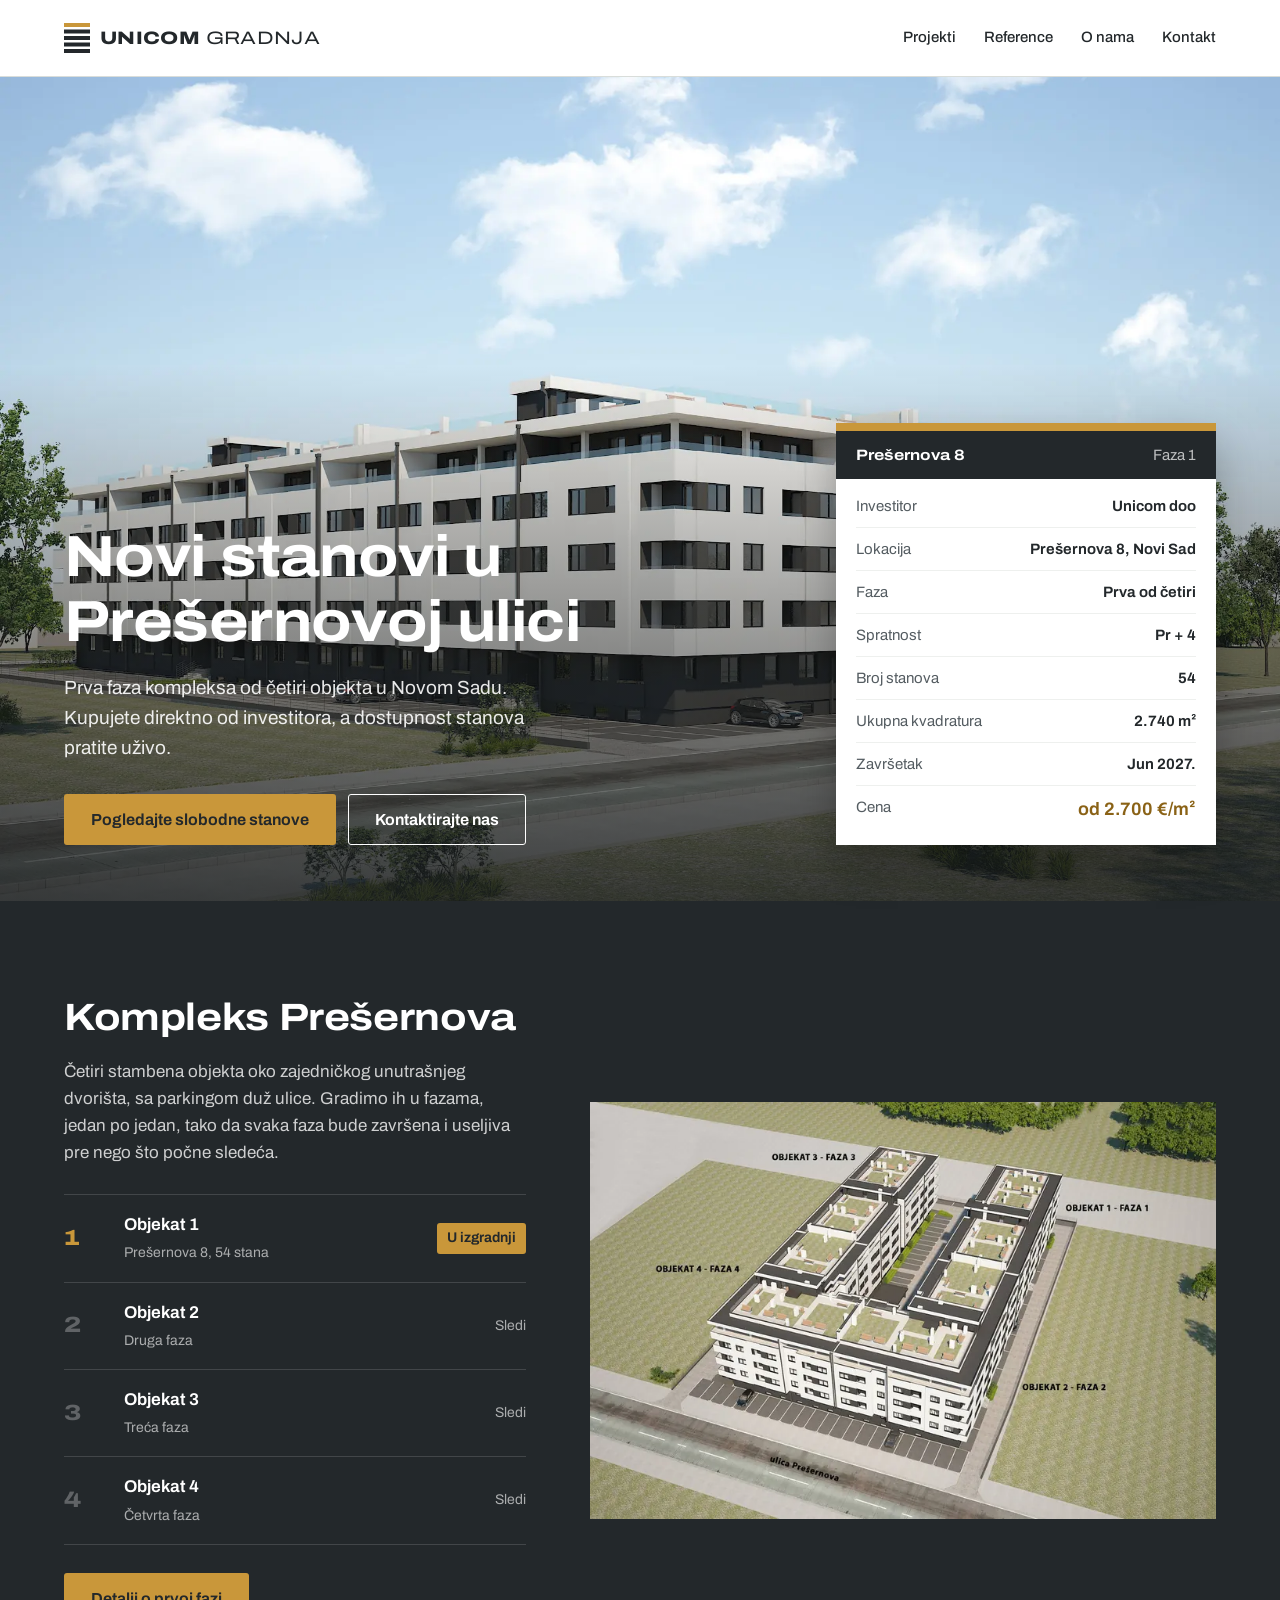
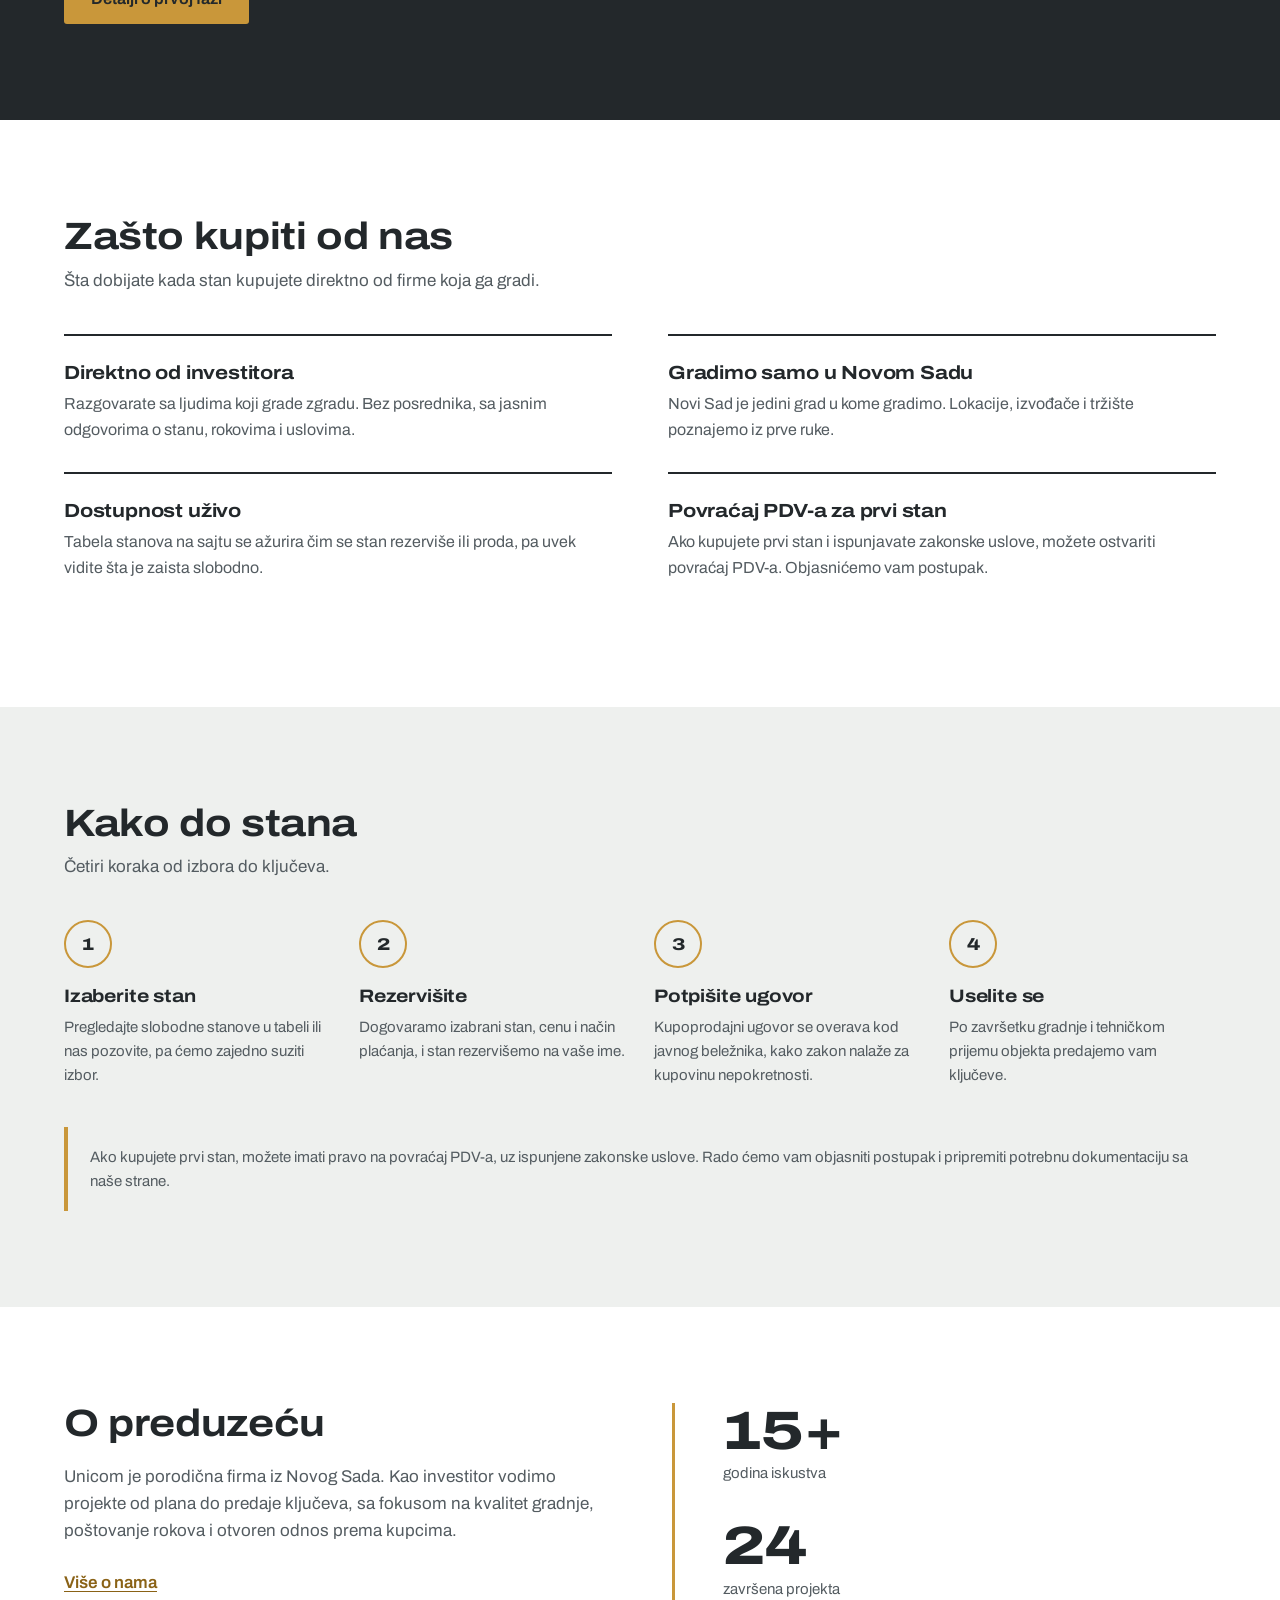
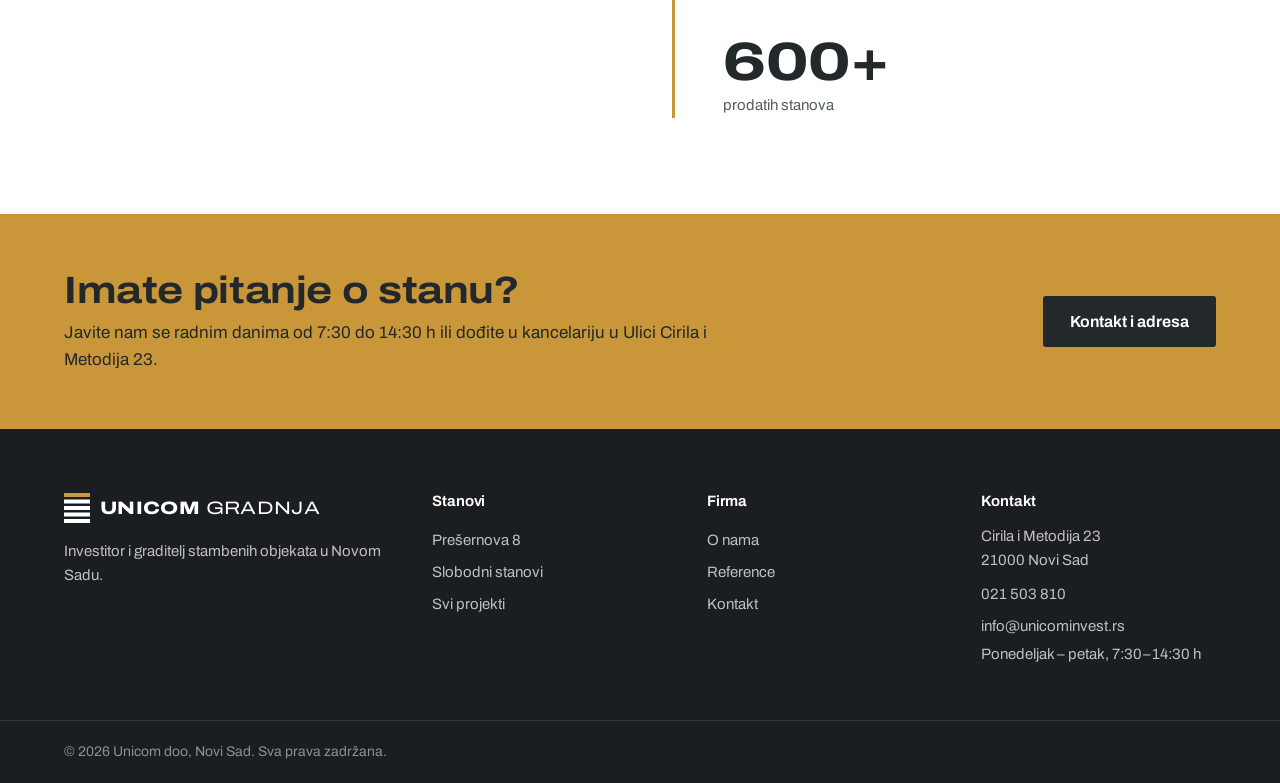
<file: index.html>
<!DOCTYPE html>
<html lang="sr">
<head>
<meta charset="UTF-8">
<meta name="viewport" content="width=device-width, initial-scale=1.0">
<!-- Bezbednost (Content Security Policy): browser sme da učita kod, stilove, slike i
     fontove samo sa ovog sajta; spolja samo tabelu stanova iz Google Sheet-a i
     Google mapu / Drive pregled. Ubačena tuđa skripta se neće izvršiti.
     Kad budeš dodavao newsletter (Mailchimp/Brevo...), njegova adresa mora da se doda ovde. -->
<meta http-equiv="Content-Security-Policy" content="default-src 'self'; script-src 'self'; style-src 'self' 'unsafe-inline'; img-src 'self' data:; font-src 'self'; media-src 'self'; connect-src 'self' https://docs.google.com https://*.googleusercontent.com; frame-src https://www.google.com https://maps.google.com https://drive.google.com; object-src 'none'; base-uri 'self'; form-action 'self'">
<meta name="referrer" content="strict-origin-when-cross-origin">
<title>Unicom Gradnja | Novi stanovi u Prešernovoj ulici, Novi Sad</title>
<meta name="description" content="Stanovi u izgradnji direktno od investitora: Prešernova 8, Novi Sad. 54 stana, Pr + 4, završetak jun 2027, cena od 2.700 €/m².">
<meta name="theme-color" content="#23282b">
<!-- Kako izgleda link kad se podeli (Viber, Facebook, WhatsApp...).
     Kad proradi domen, zameni https://gottsteinedi.github.io/unicom-invest/ sa https://unicomgradnja.rs/
     (važi i za canonical link ispod) -->
<meta property="og:type" content="website">
<meta property="og:site_name" content="Unicom Gradnja">
<meta property="og:title" content="Unicom Gradnja | Novi stanovi u Prešernovoj ulici, Novi Sad">
<meta property="og:description" content="Stanovi u izgradnji direktno od investitora: Prešernova 8, Novi Sad. 54 stana, Pr + 4, završetak jun 2027, cena od 2.700 €/m².">
<meta property="og:image" content="https://gottsteinedi.github.io/unicom-invest/images/presernova-4/share.jpg">
<meta property="og:image:width" content="1200">
<meta property="og:image:height" content="630">
<meta property="og:url" content="https://gottsteinedi.github.io/unicom-invest/">
<link rel="canonical" href="https://gottsteinedi.github.io/unicom-invest/">
<meta property="og:locale" content="sr_RS">
<link rel="icon" href="favicon.svg" type="image/svg+xml">
<link rel="preload" href="fonts/archivo-latin.woff2" as="font" type="font/woff2" crossorigin>
<link rel="preload" href="images/presernova-4/hero.webp" as="image" media="(min-width: 901px)">
<link rel="preload" href="images/presernova-4/hero-mala.webp" as="image" media="(max-width: 900px)">
<link rel="stylesheet" href="css/style.css?v=34">
<!-- Podaci o firmi za Google (adresa, telefon, radno vreme). Kad proradi domen, zameni i "url" ispod. -->
<script type="application/ld+json">
{
  "@context": "https://schema.org",
  "@type": "HomeAndConstructionBusiness",
  "name": "Unicom Gradnja",
  "legalName": "Unicom doo",
  "url": "https://gottsteinedi.github.io/unicom-invest/",
  "logo": "https://gottsteinedi.github.io/unicom-invest/favicon.svg",
  "image": "https://gottsteinedi.github.io/unicom-invest/images/presernova-4/share.jpg",
  "description": "Investitor i graditelj stambenih objekata u Novom Sadu.",
  "telephone": "+381 21 503 810",
  "email": "info@unicominvest.rs",
  "address": {
    "@type": "PostalAddress",
    "streetAddress": "Cirila i Metodija 23",
    "postalCode": "21000",
    "addressLocality": "Novi Sad",
    "addressCountry": "RS"
  },
  "areaServed": "Novi Sad",
  "openingHoursSpecification": [{
    "@type": "OpeningHoursSpecification",
    "dayOfWeek": ["Monday", "Tuesday", "Wednesday", "Thursday", "Friday"],
    "opens": "07:30",
    "closes": "14:30"
  }]
}
</script>
</head>
<body>

<header class="site-header">
  <div class="container header-inner">
    <a href="index.html" class="logo" aria-label="Unicom Gradnja, početna"><svg class="logo-mark" viewBox="0 0 26 30" aria-hidden="true"><rect y="0" width="26" height="4" fill="#c9973a"/><rect y="6.5" width="26" height="4" fill="currentColor"/><rect y="13" width="26" height="4" fill="currentColor"/><rect y="19.5" width="26" height="4" fill="currentColor"/><rect y="26" width="26" height="4" fill="currentColor"/></svg><span class="logo-text">UNICOM <span>GRADNJA</span></span></a>

    <nav class="main-nav" id="main-nav" aria-label="Glavni meni">
      <a href="projekti.html">Projekti</a>
      <a href="reference.html">Reference</a>
      <a href="o-nama.html">O nama</a>
      <a href="kontakt.html">Kontakt</a>
    </nav>

    <button class="nav-toggle" id="nav-toggle" aria-label="Otvori meni" aria-expanded="false" aria-controls="main-nav">
      <span></span><span></span><span></span>
    </button>
  </div>
</header>

<main>
<section class="hero" style="background-image:url('images/presernova-4/hero.webp')">
  <div class="hero-photo" style="background-image:url('images/presernova-4/hero-mala.webp')" role="img" aria-label="Render stambenog kompleksa u Prešernovoj ulici"></div>
  <div class="container hero-inner">
    <div class="hero-text">
      <h1>Novi stanovi u Prešernovoj ulici</h1>
      <p>Prva faza kompleksa od četiri objekta u Novom Sadu. Kupujete direktno od investitora, a dostupnost stanova pratite uživo.</p>
      <div class="btn-row">
        <a href="projekat.html#stanovi" class="btn btn-primary">Pogledajte slobodne stanove</a>
        <a href="tel:+38121503810" class="btn btn-ghost only-mobile">Pozovite 021 503 810</a>
        <a href="kontakt.html" class="btn btn-ghost only-desktop">Kontaktirajte nas</a>
      </div>
    </div>

    <aside class="site-board" aria-label="Osnovni podaci o projektu">
      <div class="site-board-head">Prešernova 8 <span>Faza 1</span></div>
      <dl>
        <div><dt>Investitor</dt><dd>Unicom doo</dd></div>
        <div><dt>Lokacija</dt><dd>Prešernova 8, Novi Sad</dd></div>
        <div><dt>Faza</dt><dd>Prva od četiri</dd></div>
        <div><dt>Spratnost</dt><dd>Pr + 4</dd></div>
        <div><dt>Broj stanova</dt><dd>54</dd></div>
        <div><dt>Ukupna kvadratura</dt><dd>2.740 m²</dd></div>
        <div><dt>Završetak</dt><dd>Jun 2027.</dd></div>
        <div class="board-price"><dt>Cena</dt><dd>od 2.700 €/m²</dd></div>
      </dl>
    </aside>
  </div>
</section>

<section class="section section-dark">
  <div class="container split split-wide-media">
    <div>
      <h2>Kompleks Prešernova</h2>
      <p>Četiri stambena objekta oko zajedničkog unutrašnjeg dvorišta, sa parkingom duž ulice. Gradimo ih u fazama, jedan po jedan, tako da svaka faza bude završena i useljiva pre nego što počne sledeća.</p>
      <ol class="phases">
        <li class="phase is-active"><span class="phase-num">1</span><div><strong>Objekat 1</strong><small>Prešernova 8, 54 stana</small></div><span class="phase-status">U izgradnji</span></li>
        <li class="phase"><span class="phase-num">2</span><div><strong>Objekat 2</strong><small>Druga faza</small></div><span class="phase-status">Sledi</span></li>
        <li class="phase"><span class="phase-num">3</span><div><strong>Objekat 3</strong><small>Treća faza</small></div><span class="phase-status">Sledi</span></li>
        <li class="phase"><span class="phase-num">4</span><div><strong>Objekat 4</strong><small>Četvrta faza</small></div><span class="phase-status">Sledi</span></li>
      </ol>
      <div class="btn-row"><a href="projekat.html" class="btn btn-primary">Detalji o prvoj fazi</a></div>
    </div>
    <div class="split-media">
      <img src="images/presernova-4/9-srednja.webp" srcset="images/presernova-4/9-mala.webp 800w, images/presernova-4/9-srednja.webp 1200w, images/presernova-4/9.webp 1600w" sizes="(max-width: 900px) 100vw, 640px" alt="Pogled iz vazduha na kompleks Prešernova: četiri objekta oko unutrašnjeg dvorišta" loading="lazy" width="1600" height="1066">
    </div>
  </div>
</section>

<section class="section">
  <div class="container">
    <div class="section-head">
      <div>
        <h2>Zašto kupiti od nas</h2>
        <p>Šta dobijate kada stan kupujete direktno od firme koja ga gradi.</p>
      </div>
    </div>
    <div class="benefits">
      <div class="benefit"><h3>Direktno od investitora</h3><p>Razgovarate sa ljudima koji grade zgradu. Bez posrednika, sa jasnim odgovorima o stanu, rokovima i uslovima.</p></div>
      <div class="benefit"><h3>Gradimo samo u Novom Sadu</h3><p>Novi Sad je jedini grad u kome gradimo. Lokacije, izvođače i tržište poznajemo iz prve ruke.</p></div>
      <div class="benefit"><h3>Dostupnost uživo</h3><p>Tabela stanova na sajtu se ažurira čim se stan rezerviše ili proda, pa uvek vidite šta je zaista slobodno.</p></div>
      <div class="benefit"><h3>Povraćaj PDV-a za prvi stan</h3><p>Ako kupujete prvi stan i ispunjavate zakonske uslove, možete ostvariti povraćaj PDV-a. Objasnićemo vam postupak.</p></div>
    </div>
  </div>
</section>

<section class="section section-beton">
  <div class="container">
    <div class="section-head">
      <div>
        <h2>Kako do stana</h2>
        <p>Četiri koraka od izbora do ključeva.</p>
      </div>
    </div>
      <div class="steps">
        <div class="step"><h3>Izaberite stan</h3><p>Pregledajte slobodne stanove u tabeli ili nas pozovite, pa ćemo zajedno suziti izbor.</p></div>
        <div class="step"><h3>Rezervišite</h3><p>Dogovaramo izabrani stan, cenu i način plaćanja, i stan rezervišemo na vaše ime.</p></div>
        <div class="step"><h3>Potpišite ugovor</h3><p>Kupoprodajni ugovor se overava kod javnog beležnika, kako zakon nalaže za kupovinu nepokretnosti.</p></div>
        <div class="step"><h3>Uselite se</h3><p>Po završetku gradnje i tehničkom prijemu objekta predajemo vam ključeve.</p></div>
      </div>
      <p class="note">Ako kupujete prvi stan, možete imati pravo na povraćaj PDV-a, uz ispunjene zakonske uslove. Rado ćemo vam objasniti postupak i pripremiti potrebnu dokumentaciju sa naše strane.</p>
  </div>
</section>

<section class="section">
  <div class="container split split-facts">
    <div>
      <h2>O preduzeću</h2>
      <p>Unicom je porodična firma iz Novog Sada. Kao investitor vodimo projekte od plana do predaje ključeva, sa fokusom na kvalitet gradnje, poštovanje rokova i otvoren odnos prema kupcima.</p>
      <a href="o-nama.html" class="text-link">Više o nama</a>
    </div>
    <div class="facts facts-stacked">
      <div class="fact"><strong>15+</strong><span>godina iskustva</span></div>
      <div class="fact"><strong>24</strong><span>završena projekta</span></div>
      <div class="fact"><strong>600+</strong><span>prodatih stanova</span></div>
    </div>
  </div>
</section>
</main>

<section class="cta-band">
  <div class="container">
    <div>
      <h2>Imate pitanje o stanu?</h2>
      <p>Javite nam se radnim danima od 7:30 do 14:30 h ili dođite u kancelariju u Ulici Cirila i Metodija 23.</p>
    </div>
    <div class="btn-row">
      <a href="tel:+38121503810" class="btn btn-dark only-mobile">Pozovite 021 503 810</a>
      <a href="kontakt.html" class="btn btn-ghost only-mobile">Kontakt i adresa</a>
      <a href="kontakt.html" class="btn btn-dark only-desktop">Kontakt i adresa</a>
    </div>
  </div>
</section>

<footer class="site-footer">
  <div class="container footer-grid">
    <div class="footer-col">
      <a href="index.html" class="logo"><svg class="logo-mark" viewBox="0 0 26 30" aria-hidden="true"><rect y="0" width="26" height="4" fill="#c9973a"/><rect y="6.5" width="26" height="4" fill="currentColor"/><rect y="13" width="26" height="4" fill="currentColor"/><rect y="19.5" width="26" height="4" fill="currentColor"/><rect y="26" width="26" height="4" fill="currentColor"/></svg><span class="logo-text">UNICOM <span>GRADNJA</span></span></a>
      <p>Investitor i graditelj stambenih objekata u Novom Sadu.</p>
    </div>
    <div class="footer-col">
      <h4>Stanovi</h4>
      <a href="projekat.html">Prešernova 8</a>
      <a href="projekat.html#stanovi">Slobodni stanovi</a>
      <a href="projekti.html">Svi projekti</a>
    </div>
    <div class="footer-col">
      <h4>Firma</h4>
      <a href="o-nama.html">O nama</a>
      <a href="reference.html">Reference</a>
      <a href="kontakt.html">Kontakt</a>
    </div>
    <div class="footer-col">
      <h4>Kontakt</h4>
      <p>Cirila i Metodija 23<br>21000 Novi Sad</p>
      <a href="tel:+38121503810">021 503 810</a>
      <a href="mailto:info@unicominvest.rs">info@unicominvest.rs</a>
      <p>Ponedeljak – petak, 7:30–14:30 h</p>
    </div>
  </div>
  <div class="footer-bottom">
    <div class="container">
      <p>&copy; 2026 Unicom doo, Novi Sad. Sva prava zadržana.</p>
    </div>
  </div>
</footer>

<!-- Donja traka sa 2 glavne akcije — vidi se samo na telefonu -->
<div class="mobile-bar">
  <a href="tel:+38121503810" class="btn btn-dark">Pozovite</a>
  <a href="projekat.html#stanovi" class="btn btn-primary">Slobodni stanovi</a>
</div>

<script src="js/script.js?v=28"></script>
</body>
</html>
</file>
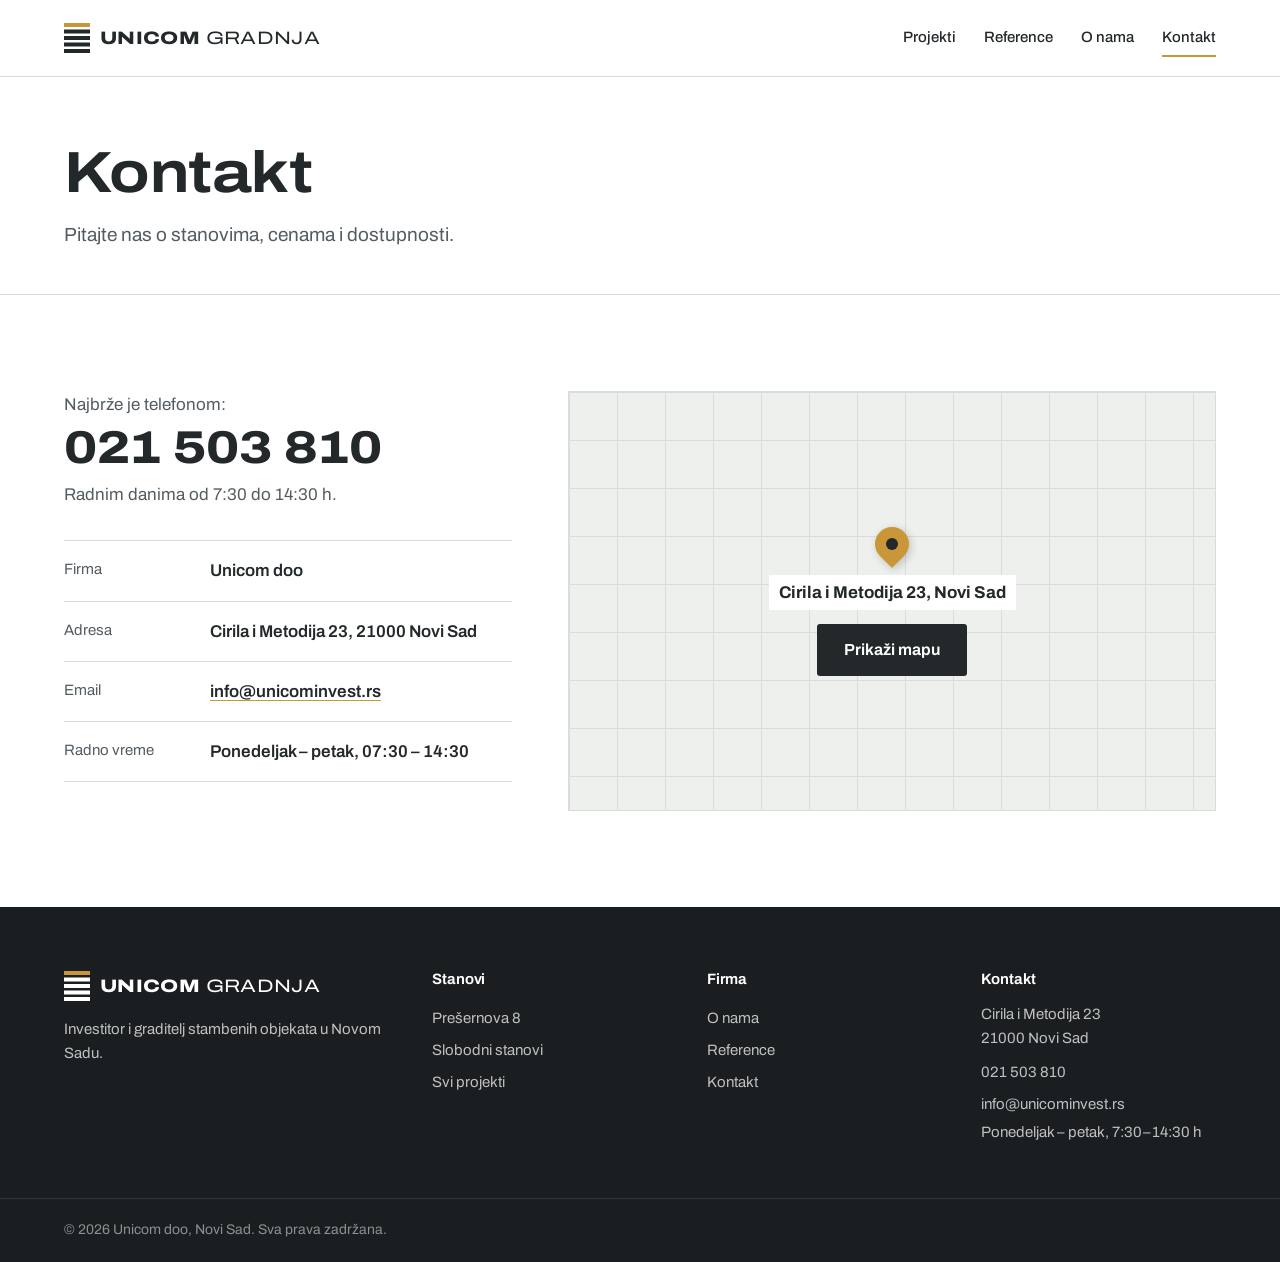
<file: kontakt.html>
<!DOCTYPE html>
<html lang="sr">
<head>
<meta charset="UTF-8">
<meta name="viewport" content="width=device-width, initial-scale=1.0">
<!-- Bezbednost (Content Security Policy): browser sme da učita kod, stilove, slike i
     fontove samo sa ovog sajta; spolja samo tabelu stanova iz Google Sheet-a i
     Google mapu / Drive pregled. Ubačena tuđa skripta se neće izvršiti.
     Kad budeš dodavao newsletter (Mailchimp/Brevo...), njegova adresa mora da se doda ovde. -->
<meta http-equiv="Content-Security-Policy" content="default-src 'self'; script-src 'self'; style-src 'self' 'unsafe-inline'; img-src 'self' data:; font-src 'self'; media-src 'self'; connect-src 'self' https://docs.google.com https://*.googleusercontent.com; frame-src https://www.google.com https://maps.google.com https://drive.google.com; object-src 'none'; base-uri 'self'; form-action 'self'">
<meta name="referrer" content="strict-origin-when-cross-origin">
<title>Kontakt | Unicom Gradnja</title>
<meta name="description" content="Kontakt Unicom Gradnje: Cirila i Metodija 23, Novi Sad. Telefon 021 503 810, radnim danima od 7:30 do 14:30 h.">
<meta name="theme-color" content="#23282b">
<!-- Kako izgleda link kad se podeli (Viber, Facebook, WhatsApp...).
     Kad proradi domen, zameni https://gottsteinedi.github.io/unicom-invest/ sa https://unicomgradnja.rs/
     (važi i za canonical link ispod) -->
<meta property="og:type" content="website">
<meta property="og:site_name" content="Unicom Gradnja">
<meta property="og:title" content="Kontakt | Unicom Gradnja">
<meta property="og:description" content="Kontakt Unicom Gradnje: Cirila i Metodija 23, Novi Sad. Telefon 021 503 810, radnim danima od 7:30 do 14:30 h.">
<meta property="og:image" content="https://gottsteinedi.github.io/unicom-invest/images/presernova-4/share.jpg">
<meta property="og:image:width" content="1200">
<meta property="og:image:height" content="630">
<meta property="og:url" content="https://gottsteinedi.github.io/unicom-invest/kontakt.html">
<link rel="canonical" href="https://gottsteinedi.github.io/unicom-invest/kontakt.html">
<meta property="og:locale" content="sr_RS">
<link rel="icon" href="favicon.svg" type="image/svg+xml">
<link rel="preload" href="fonts/archivo-latin.woff2" as="font" type="font/woff2" crossorigin>
<link rel="stylesheet" href="css/style.css?v=34">
<!-- Podaci o firmi za Google (adresa, telefon, radno vreme). Kad proradi domen, zameni i "url" ispod. -->
<script type="application/ld+json">
{
  "@context": "https://schema.org",
  "@type": "HomeAndConstructionBusiness",
  "name": "Unicom Gradnja",
  "legalName": "Unicom doo",
  "url": "https://gottsteinedi.github.io/unicom-invest/",
  "logo": "https://gottsteinedi.github.io/unicom-invest/favicon.svg",
  "image": "https://gottsteinedi.github.io/unicom-invest/images/presernova-4/share.jpg",
  "description": "Investitor i graditelj stambenih objekata u Novom Sadu.",
  "telephone": "+381 21 503 810",
  "email": "info@unicominvest.rs",
  "address": {
    "@type": "PostalAddress",
    "streetAddress": "Cirila i Metodija 23",
    "postalCode": "21000",
    "addressLocality": "Novi Sad",
    "addressCountry": "RS"
  },
  "areaServed": "Novi Sad",
  "openingHoursSpecification": [{
    "@type": "OpeningHoursSpecification",
    "dayOfWeek": ["Monday", "Tuesday", "Wednesday", "Thursday", "Friday"],
    "opens": "07:30",
    "closes": "14:30"
  }]
}
</script>
</head>
<body>

<header class="site-header">
  <div class="container header-inner">
    <a href="index.html" class="logo" aria-label="Unicom Gradnja, početna"><svg class="logo-mark" viewBox="0 0 26 30" aria-hidden="true"><rect y="0" width="26" height="4" fill="#c9973a"/><rect y="6.5" width="26" height="4" fill="currentColor"/><rect y="13" width="26" height="4" fill="currentColor"/><rect y="19.5" width="26" height="4" fill="currentColor"/><rect y="26" width="26" height="4" fill="currentColor"/></svg><span class="logo-text">UNICOM <span>GRADNJA</span></span></a>

    <nav class="main-nav" id="main-nav" aria-label="Glavni meni">
      <a href="projekti.html">Projekti</a>
      <a href="reference.html">Reference</a>
      <a href="o-nama.html">O nama</a>
      <a href="kontakt.html" class="active">Kontakt</a>
    </nav>

    <button class="nav-toggle" id="nav-toggle" aria-label="Otvori meni" aria-expanded="false" aria-controls="main-nav">
      <span></span><span></span><span></span>
    </button>
  </div>
</header>

<main>
<section class="page-head">
  <div class="container">
    <h1>Kontakt</h1>
    <p>Pitajte nas o stanovima, cenama i dostupnosti.</p>
  </div>
</section>

<section class="section">
  <div class="container contact-grid">
    <div>
      <p class="contact-hint" style="margin-bottom:0;">Najbrže je telefonom:</p>
      <a href="tel:+38121503810" class="contact-big">021 503 810</a>
      <p class="contact-hint">Radnim danima od 7:30 do 14:30 h.</p>

      <div class="contact-list">
        <div class="contact-item"><span class="label">Firma</span><span class="value">Unicom doo</span></div>
        <div class="contact-item"><span class="label">Adresa</span><span class="value">Cirila i Metodija 23, 21000 Novi Sad</span></div>
        <div class="contact-item"><span class="label">Email</span><a class="value" href="mailto:info@unicominvest.rs">info@unicominvest.rs</a></div>
        <div class="contact-item"><span class="label">Radno vreme</span><span class="value">Ponedeljak – petak, 07:30 – 14:30</span></div>
      </div>
    </div>

    <div class="map-wrap">
      <!-- Mapa se učitava tek na klik (štedi ~0,5–1 MB podataka) — vidi initMapFacades u script.js -->
      <button type="button" class="map-facade" data-map-src="https://www.google.com/maps?q=Cirila+i+Metodija+23,+Novi+Sad&amp;output=embed" data-map-title="Mapa: kancelarija Unicom, Cirila i Metodija 23">
        <span class="map-pin" aria-hidden="true"></span>
        <strong>Cirila i Metodija 23, Novi Sad</strong>
        <span class="btn btn-dark">Prikaži mapu</span>
      </button>
    </div>
  </div>
</section>
</main>

<footer class="site-footer">
  <div class="container footer-grid">
    <div class="footer-col">
      <a href="index.html" class="logo"><svg class="logo-mark" viewBox="0 0 26 30" aria-hidden="true"><rect y="0" width="26" height="4" fill="#c9973a"/><rect y="6.5" width="26" height="4" fill="currentColor"/><rect y="13" width="26" height="4" fill="currentColor"/><rect y="19.5" width="26" height="4" fill="currentColor"/><rect y="26" width="26" height="4" fill="currentColor"/></svg><span class="logo-text">UNICOM <span>GRADNJA</span></span></a>
      <p>Investitor i graditelj stambenih objekata u Novom Sadu.</p>
    </div>
    <div class="footer-col">
      <h4>Stanovi</h4>
      <a href="projekat.html">Prešernova 8</a>
      <a href="projekat.html#stanovi">Slobodni stanovi</a>
      <a href="projekti.html">Svi projekti</a>
    </div>
    <div class="footer-col">
      <h4>Firma</h4>
      <a href="o-nama.html">O nama</a>
      <a href="reference.html">Reference</a>
      <a href="kontakt.html">Kontakt</a>
    </div>
    <div class="footer-col">
      <h4>Kontakt</h4>
      <p>Cirila i Metodija 23<br>21000 Novi Sad</p>
      <a href="tel:+38121503810">021 503 810</a>
      <a href="mailto:info@unicominvest.rs">info@unicominvest.rs</a>
      <p>Ponedeljak – petak, 7:30–14:30 h</p>
    </div>
  </div>
  <div class="footer-bottom">
    <div class="container">
      <p>&copy; 2026 Unicom doo, Novi Sad. Sva prava zadržana.</p>
    </div>
  </div>
</footer>

<!-- Donja traka sa 2 glavne akcije — vidi se samo na telefonu -->
<div class="mobile-bar">
  <a href="tel:+38121503810" class="btn btn-dark">Pozovite</a>
  <a href="projekat.html#stanovi" class="btn btn-primary">Slobodni stanovi</a>
</div>

<script src="js/script.js?v=29"></script>
</body>
</html>
</file>
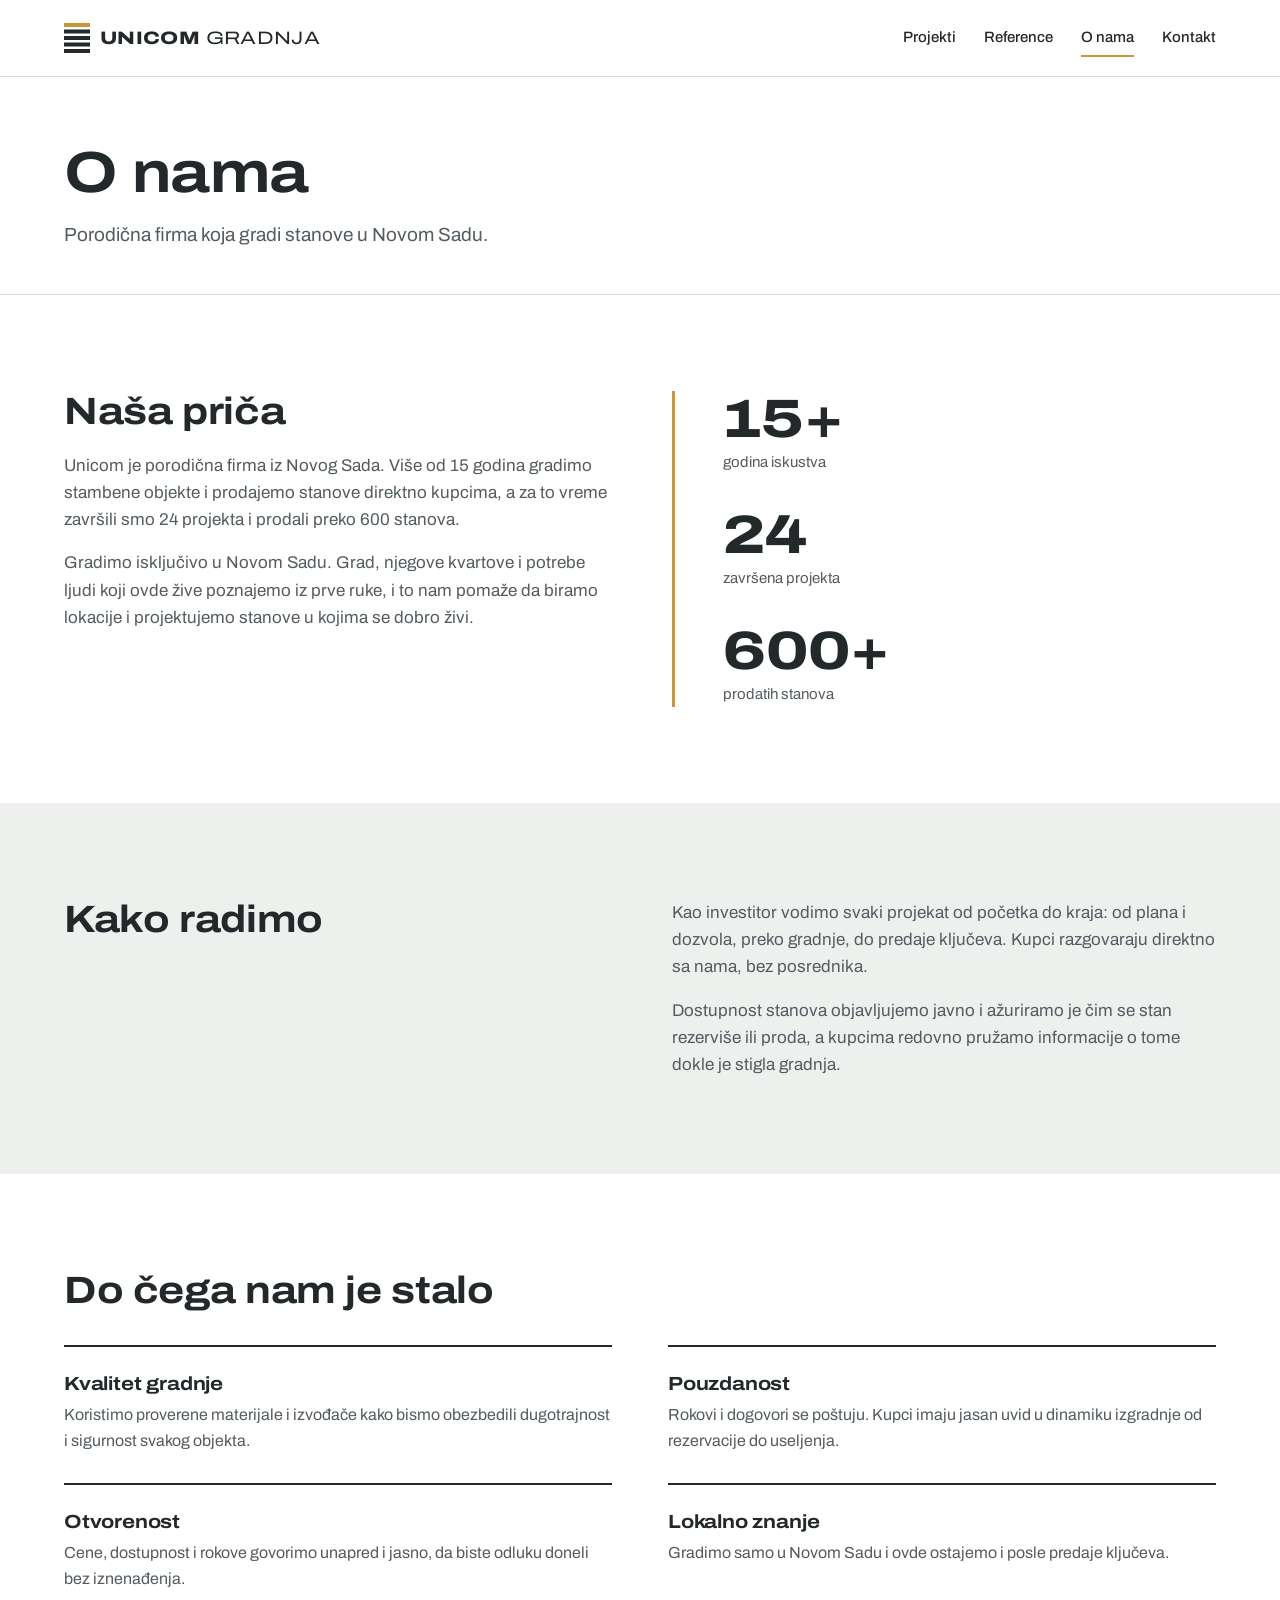
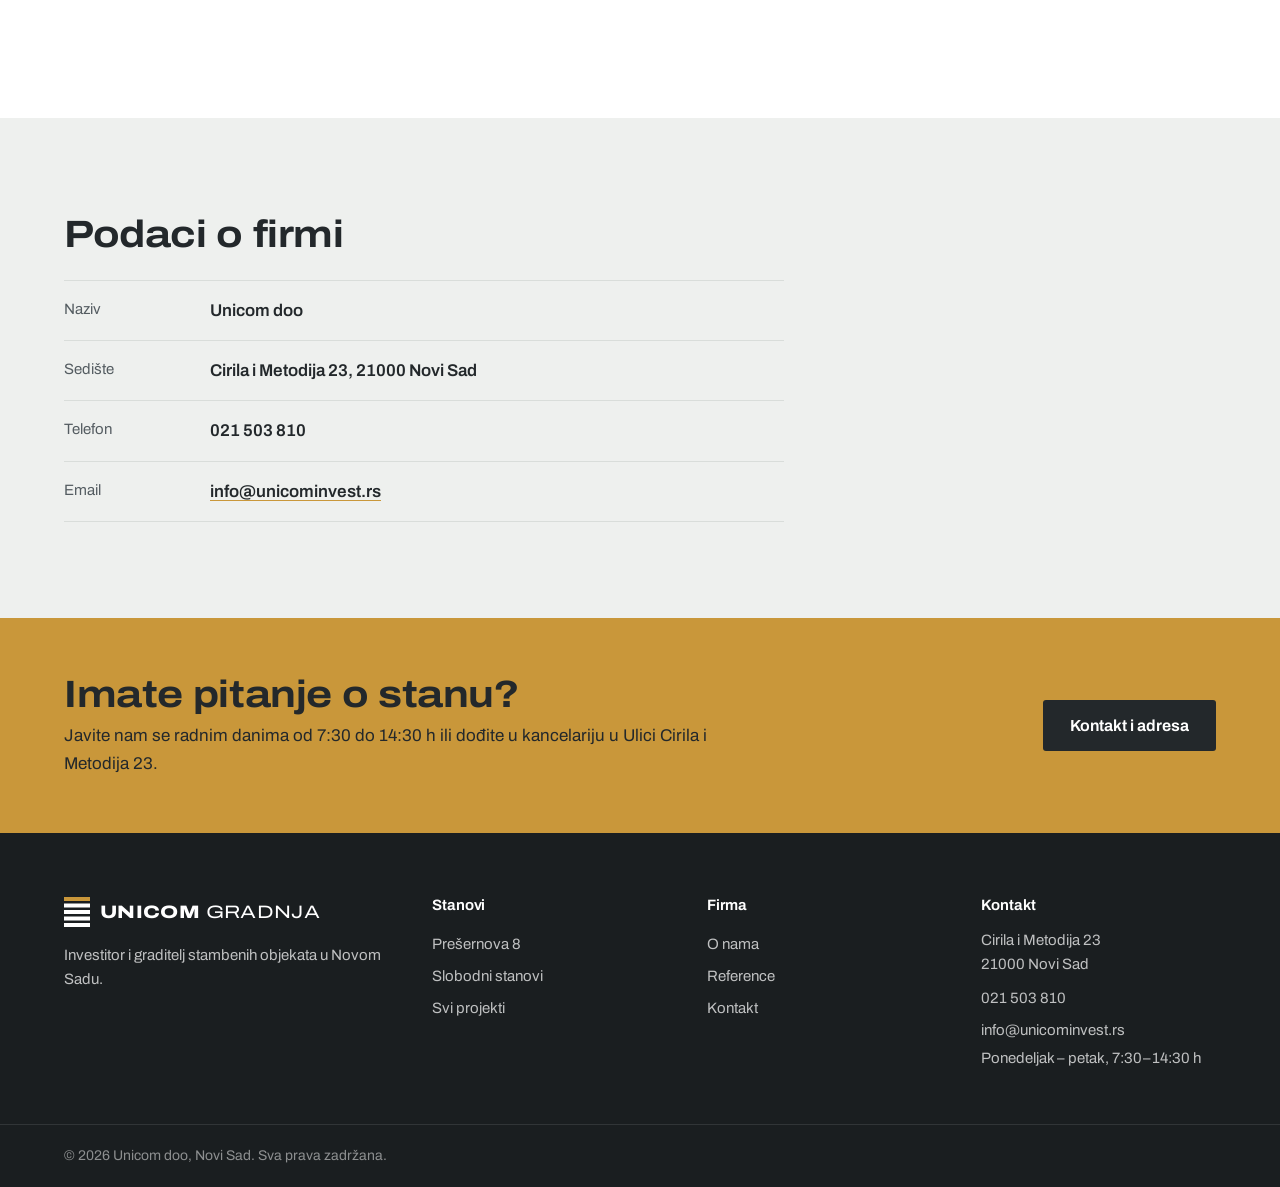
<file: o-nama.html>
<!DOCTYPE html>
<html lang="sr">
<head>
<meta charset="UTF-8">
<meta name="viewport" content="width=device-width, initial-scale=1.0">
<!-- Bezbednost (Content Security Policy): browser sme da učita kod, stilove, slike i
     fontove samo sa ovog sajta; spolja samo tabelu stanova iz Google Sheet-a i
     Google mapu / Drive pregled. Ubačena tuđa skripta se neće izvršiti.
     Kad budeš dodavao newsletter (Mailchimp/Brevo...), njegova adresa mora da se doda ovde. -->
<meta http-equiv="Content-Security-Policy" content="default-src 'self'; script-src 'self'; style-src 'self' 'unsafe-inline'; img-src 'self' data:; font-src 'self'; media-src 'self'; connect-src 'self' https://docs.google.com https://*.googleusercontent.com; frame-src https://www.google.com https://maps.google.com https://drive.google.com; object-src 'none'; base-uri 'self'; form-action 'self'">
<meta name="referrer" content="strict-origin-when-cross-origin">
<title>O nama | Unicom Gradnja</title>
<meta name="description" content="Unicom je porodična firma iz Novog Sada: investitor i graditelj stambenih objekata, sa više od 15 godina iskustva i preko 600 prodatih stanova.">
<meta name="theme-color" content="#23282b">
<!-- Kako izgleda link kad se podeli (Viber, Facebook, WhatsApp...).
     Kad proradi domen, zameni https://gottsteinedi.github.io/unicom-invest/ sa https://unicomgradnja.rs/
     (važi i za canonical link ispod) -->
<meta property="og:type" content="website">
<meta property="og:site_name" content="Unicom Gradnja">
<meta property="og:title" content="O nama | Unicom Gradnja">
<meta property="og:description" content="Unicom je porodična firma iz Novog Sada: investitor i graditelj stambenih objekata, sa više od 15 godina iskustva i preko 600 prodatih stanova.">
<meta property="og:image" content="https://gottsteinedi.github.io/unicom-invest/images/presernova-4/share.jpg">
<meta property="og:image:width" content="1200">
<meta property="og:image:height" content="630">
<meta property="og:url" content="https://gottsteinedi.github.io/unicom-invest/o-nama.html">
<link rel="canonical" href="https://gottsteinedi.github.io/unicom-invest/o-nama.html">
<meta property="og:locale" content="sr_RS">
<link rel="icon" href="favicon.svg" type="image/svg+xml">
<link rel="preload" href="fonts/archivo-latin.woff2" as="font" type="font/woff2" crossorigin>
<link rel="stylesheet" href="css/style.css?v=34">
</head>
<body>

<header class="site-header">
  <div class="container header-inner">
    <a href="index.html" class="logo" aria-label="Unicom Gradnja, početna"><svg class="logo-mark" viewBox="0 0 26 30" aria-hidden="true"><rect y="0" width="26" height="4" fill="#c9973a"/><rect y="6.5" width="26" height="4" fill="currentColor"/><rect y="13" width="26" height="4" fill="currentColor"/><rect y="19.5" width="26" height="4" fill="currentColor"/><rect y="26" width="26" height="4" fill="currentColor"/></svg><span class="logo-text">UNICOM <span>GRADNJA</span></span></a>

    <nav class="main-nav" id="main-nav" aria-label="Glavni meni">
      <a href="projekti.html">Projekti</a>
      <a href="reference.html">Reference</a>
      <a href="o-nama.html" class="active">O nama</a>
      <a href="kontakt.html">Kontakt</a>
    </nav>

    <button class="nav-toggle" id="nav-toggle" aria-label="Otvori meni" aria-expanded="false" aria-controls="main-nav">
      <span></span><span></span><span></span>
    </button>
  </div>
</header>

<main>
<section class="page-head">
  <div class="container">
    <h1>O nama</h1>
    <p>Porodična firma koja gradi stanove u Novom Sadu.</p>
  </div>
</section>

<section class="section">
  <div class="container split split-facts">
    <div>
      <h2>Naša priča</h2>
      <p>Unicom je porodična firma iz Novog Sada. Više od 15 godina gradimo stambene objekte i prodajemo stanove direktno kupcima, a za to vreme završili smo 24 projekta i prodali preko 600 stanova.</p>
      <p>Gradimo isključivo u Novom Sadu. Grad, njegove kvartove i potrebe ljudi koji ovde žive poznajemo iz prve ruke, i to nam pomaže da biramo lokacije i projektujemo stanove u kojima se dobro živi.</p>
    </div>
    <div class="facts facts-stacked">
      <div class="fact"><strong>15+</strong><span>godina iskustva</span></div>
      <div class="fact"><strong>24</strong><span>završena projekta</span></div>
      <div class="fact"><strong>600+</strong><span>prodatih stanova</span></div>
    </div>
  </div>
</section>

<section class="section section-beton">
  <div class="container split split-top">
    <div>
      <h2>Kako radimo</h2>
    </div>
    <div>
      <p>Kao investitor vodimo svaki projekat od početka do kraja: od plana i dozvola, preko gradnje, do predaje ključeva. Kupci razgovaraju direktno sa nama, bez posrednika.</p>
      <p>Dostupnost stanova objavljujemo javno i ažuriramo je čim se stan rezerviše ili proda, a kupcima redovno pružamo informacije o tome dokle je stigla gradnja.</p>
    </div>
  </div>
</section>

<section class="section">
  <div class="container">
    <h2>Do čega nam je stalo</h2>
    <div class="benefits" style="margin-top:32px;">
      <div class="benefit"><h3>Kvalitet gradnje</h3><p>Koristimo proverene materijale i izvođače kako bismo obezbedili dugotrajnost i sigurnost svakog objekta.</p></div>
      <div class="benefit"><h3>Pouzdanost</h3><p>Rokovi i dogovori se poštuju. Kupci imaju jasan uvid u dinamiku izgradnje od rezervacije do useljenja.</p></div>
      <div class="benefit"><h3>Otvorenost</h3><p>Cene, dostupnost i rokove govorimo unapred i jasno, da biste odluku doneli bez iznenađenja.</p></div>
      <div class="benefit"><h3>Lokalno znanje</h3><p>Gradimo samo u Novom Sadu i ovde ostajemo i posle predaje ključeva.</p></div>
    </div>
  </div>
</section>

<section class="section section-beton">
  <div class="container">
    <h2>Podaci o firmi</h2>
    <div class="contact-list" style="max-width:720px; margin-top:24px;">
      <div class="contact-item"><span class="label">Naziv</span><span class="value">Unicom doo</span></div>
      <div class="contact-item"><span class="label">Sedište</span><span class="value">Cirila i Metodija 23, 21000 Novi Sad</span></div>
      <div class="contact-item"><span class="label">Telefon</span><a class="value" href="tel:+38121503810">021 503 810</a></div>
      <div class="contact-item"><span class="label">Email</span><a class="value" href="mailto:info@unicominvest.rs">info@unicominvest.rs</a></div>
    </div>
  </div>
</section>
</main>

<section class="cta-band">
  <div class="container">
    <div>
      <h2>Imate pitanje o stanu?</h2>
      <p>Javite nam se radnim danima od 7:30 do 14:30 h ili dođite u kancelariju u Ulici Cirila i Metodija 23.</p>
    </div>
    <div class="btn-row">
      <a href="tel:+38121503810" class="btn btn-dark only-mobile">Pozovite 021 503 810</a>
      <a href="kontakt.html" class="btn btn-ghost only-mobile">Kontakt i adresa</a>
      <a href="kontakt.html" class="btn btn-dark only-desktop">Kontakt i adresa</a>
    </div>
  </div>
</section>

<footer class="site-footer">
  <div class="container footer-grid">
    <div class="footer-col">
      <a href="index.html" class="logo"><svg class="logo-mark" viewBox="0 0 26 30" aria-hidden="true"><rect y="0" width="26" height="4" fill="#c9973a"/><rect y="6.5" width="26" height="4" fill="currentColor"/><rect y="13" width="26" height="4" fill="currentColor"/><rect y="19.5" width="26" height="4" fill="currentColor"/><rect y="26" width="26" height="4" fill="currentColor"/></svg><span class="logo-text">UNICOM <span>GRADNJA</span></span></a>
      <p>Investitor i graditelj stambenih objekata u Novom Sadu.</p>
    </div>
    <div class="footer-col">
      <h4>Stanovi</h4>
      <a href="projekat.html">Prešernova 8</a>
      <a href="projekat.html#stanovi">Slobodni stanovi</a>
      <a href="projekti.html">Svi projekti</a>
    </div>
    <div class="footer-col">
      <h4>Firma</h4>
      <a href="o-nama.html">O nama</a>
      <a href="reference.html">Reference</a>
      <a href="kontakt.html">Kontakt</a>
    </div>
    <div class="footer-col">
      <h4>Kontakt</h4>
      <p>Cirila i Metodija 23<br>21000 Novi Sad</p>
      <a href="tel:+38121503810">021 503 810</a>
      <a href="mailto:info@unicominvest.rs">info@unicominvest.rs</a>
      <p>Ponedeljak – petak, 7:30–14:30 h</p>
    </div>
  </div>
  <div class="footer-bottom">
    <div class="container">
      <p>&copy; 2026 Unicom doo, Novi Sad. Sva prava zadržana.</p>
    </div>
  </div>
</footer>

<!-- Donja traka sa 2 glavne akcije — vidi se samo na telefonu -->
<div class="mobile-bar">
  <a href="tel:+38121503810" class="btn btn-dark">Pozovite</a>
  <a href="projekat.html#stanovi" class="btn btn-primary">Slobodni stanovi</a>
</div>

<script src="js/script.js?v=29"></script>
</body>
</html>
</file>
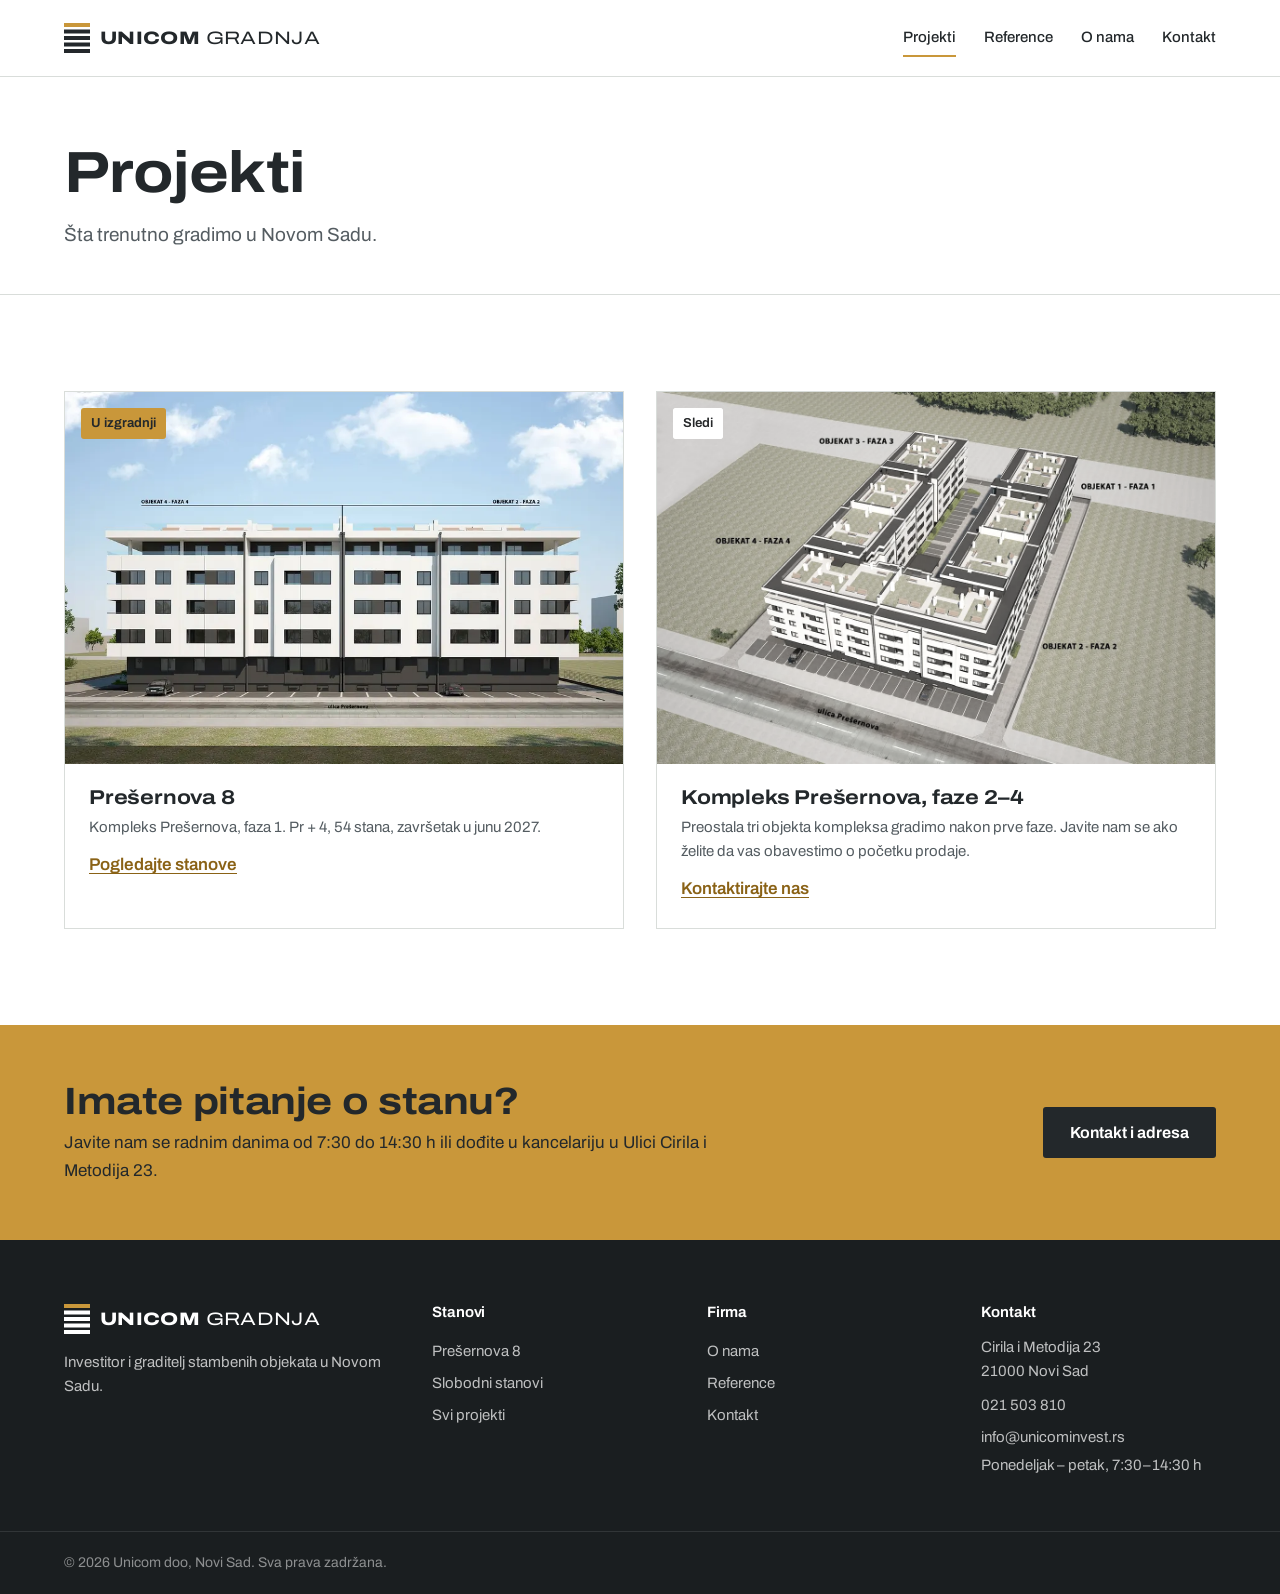
<file: projekti.html>
<!DOCTYPE html>
<html lang="sr">
<head>
<meta charset="UTF-8">
<meta name="viewport" content="width=device-width, initial-scale=1.0">
<!-- Bezbednost (Content Security Policy): browser sme da učita kod, stilove, slike i
     fontove samo sa ovog sajta; spolja samo tabelu stanova iz Google Sheet-a i
     Google mapu / Drive pregled. Ubačena tuđa skripta se neće izvršiti.
     Kad budeš dodavao newsletter (Mailchimp/Brevo...), njegova adresa mora da se doda ovde. -->
<meta http-equiv="Content-Security-Policy" content="default-src 'self'; script-src 'self'; style-src 'self' 'unsafe-inline'; img-src 'self' data:; font-src 'self'; media-src 'self'; connect-src 'self' https://docs.google.com https://*.googleusercontent.com; frame-src https://www.google.com https://maps.google.com https://drive.google.com; object-src 'none'; base-uri 'self'; form-action 'self'">
<meta name="referrer" content="strict-origin-when-cross-origin">
<title>Projekti | Unicom Gradnja</title>
<meta name="description" content="Aktuelni stambeni projekti Unicom Gradnje u Novom Sadu: kompleks Prešernova, prva faza u izgradnji.">
<meta name="theme-color" content="#23282b">
<!-- Kako izgleda link kad se podeli (Viber, Facebook, WhatsApp...).
     Kad proradi domen, zameni https://gottsteinedi.github.io/unicom-invest/ sa https://unicomgradnja.rs/
     (važi i za canonical link ispod) -->
<meta property="og:type" content="website">
<meta property="og:site_name" content="Unicom Gradnja">
<meta property="og:title" content="Projekti | Unicom Gradnja">
<meta property="og:description" content="Aktuelni stambeni projekti Unicom Gradnje u Novom Sadu: kompleks Prešernova, prva faza u izgradnji.">
<meta property="og:image" content="https://gottsteinedi.github.io/unicom-invest/images/presernova-4/share.jpg">
<meta property="og:image:width" content="1200">
<meta property="og:image:height" content="630">
<meta property="og:url" content="https://gottsteinedi.github.io/unicom-invest/projekti.html">
<link rel="canonical" href="https://gottsteinedi.github.io/unicom-invest/projekti.html">
<meta property="og:locale" content="sr_RS">
<link rel="icon" href="favicon.svg" type="image/svg+xml">
<link rel="preload" href="fonts/archivo-latin.woff2" as="font" type="font/woff2" crossorigin>
<link rel="stylesheet" href="css/style.css?v=34">
</head>
<body>

<header class="site-header">
  <div class="container header-inner">
    <a href="index.html" class="logo" aria-label="Unicom Gradnja, početna"><svg class="logo-mark" viewBox="0 0 26 30" aria-hidden="true"><rect y="0" width="26" height="4" fill="#c9973a"/><rect y="6.5" width="26" height="4" fill="currentColor"/><rect y="13" width="26" height="4" fill="currentColor"/><rect y="19.5" width="26" height="4" fill="currentColor"/><rect y="26" width="26" height="4" fill="currentColor"/></svg><span class="logo-text">UNICOM <span>GRADNJA</span></span></a>

    <nav class="main-nav" id="main-nav" aria-label="Glavni meni">
      <a href="projekti.html" class="active">Projekti</a>
      <a href="reference.html">Reference</a>
      <a href="o-nama.html">O nama</a>
      <a href="kontakt.html">Kontakt</a>
    </nav>

    <button class="nav-toggle" id="nav-toggle" aria-label="Otvori meni" aria-expanded="false" aria-controls="main-nav">
      <span></span><span></span><span></span>
    </button>
  </div>
</header>

<main>
<section class="page-head">
  <div class="container">
    <h1>Projekti</h1>
    <p>Šta trenutno gradimo u Novom Sadu.</p>
  </div>
</section>

<section class="section">
  <div class="container projects-grid">
    <a href="projekat.html" class="project-card">
      <div class="project-thumb" style="background-image:url('images/presernova-4/2-mala.webp')">
        <span class="badge">U izgradnji</span>
      </div>
      <div class="project-info">
        <h3>Prešernova 8</h3>
        <p>Kompleks Prešernova, faza 1. Pr + 4, 54 stana, završetak u junu 2027.</p>
        <span class="text-link">Pogledajte stanove</span>
      </div>
    </a>

    <div class="project-card">
      <div class="project-thumb is-faded" style="background-image:url('images/presernova-4/9-srednja.webp')">
        <span class="badge badge-muted">Sledi</span>
      </div>
      <div class="project-info">
        <h3>Kompleks Prešernova, faze 2–4</h3>
        <p>Preostala tri objekta kompleksa gradimo nakon prve faze. Javite nam se ako želite da vas obavestimo o početku prodaje.</p>
        <a href="kontakt.html" class="text-link">Kontaktirajte nas</a>
      </div>
    </div>
  </div>
</section>
</main>

<section class="cta-band">
  <div class="container">
    <div>
      <h2>Imate pitanje o stanu?</h2>
      <p>Javite nam se radnim danima od 7:30 do 14:30 h ili dođite u kancelariju u Ulici Cirila i Metodija 23.</p>
    </div>
    <div class="btn-row">
      <a href="tel:+38121503810" class="btn btn-dark only-mobile">Pozovite 021 503 810</a>
      <a href="kontakt.html" class="btn btn-ghost only-mobile">Kontakt i adresa</a>
      <a href="kontakt.html" class="btn btn-dark only-desktop">Kontakt i adresa</a>
    </div>
  </div>
</section>

<footer class="site-footer">
  <div class="container footer-grid">
    <div class="footer-col">
      <a href="index.html" class="logo"><svg class="logo-mark" viewBox="0 0 26 30" aria-hidden="true"><rect y="0" width="26" height="4" fill="#c9973a"/><rect y="6.5" width="26" height="4" fill="currentColor"/><rect y="13" width="26" height="4" fill="currentColor"/><rect y="19.5" width="26" height="4" fill="currentColor"/><rect y="26" width="26" height="4" fill="currentColor"/></svg><span class="logo-text">UNICOM <span>GRADNJA</span></span></a>
      <p>Investitor i graditelj stambenih objekata u Novom Sadu.</p>
    </div>
    <div class="footer-col">
      <h4>Stanovi</h4>
      <a href="projekat.html">Prešernova 8</a>
      <a href="projekat.html#stanovi">Slobodni stanovi</a>
      <a href="projekti.html">Svi projekti</a>
    </div>
    <div class="footer-col">
      <h4>Firma</h4>
      <a href="o-nama.html">O nama</a>
      <a href="reference.html">Reference</a>
      <a href="kontakt.html">Kontakt</a>
    </div>
    <div class="footer-col">
      <h4>Kontakt</h4>
      <p>Cirila i Metodija 23<br>21000 Novi Sad</p>
      <a href="tel:+38121503810">021 503 810</a>
      <a href="mailto:info@unicominvest.rs">info@unicominvest.rs</a>
      <p>Ponedeljak – petak, 7:30–14:30 h</p>
    </div>
  </div>
  <div class="footer-bottom">
    <div class="container">
      <p>&copy; 2026 Unicom doo, Novi Sad. Sva prava zadržana.</p>
    </div>
  </div>
</footer>

<!-- Donja traka sa 2 glavne akcije — vidi se samo na telefonu -->
<div class="mobile-bar">
  <a href="tel:+38121503810" class="btn btn-dark">Pozovite</a>
  <a href="projekat.html#stanovi" class="btn btn-primary">Slobodni stanovi</a>
</div>

<script src="js/script.js?v=29"></script>
</body>
</html>
</file>
<file: css/style.css>
/* ==========================================================================
   UNICOM GRADNJA — glavni CSS fajl (koriste ga SVE stranice sajta)

   Ideja dizajna: boje i oblici su uzeti sa samih rendera zgrade —
   bela fasada, antracit prizemlje, beton, i jedan topli oker akcenat
   (vojvođanska polja oko kompleksa). Jedna porodica slova (Archivo):
   naslovi u široj varijanti, tekst u normalnoj.

   Organizacija fajla:
   1. Promenljive (boje, font, razmaci) — menjaš OVDE da promeniš ceo sajt
   2. Font, reset, tipografija
   3. Komponente redom kako se pojavljuju (header pa naniže); mobilna
      pravila stoje odmah ispod komponente na koju se odnose.

   Pragovi: 900px = tablet / uži desktop, 720px = telefon
   ========================================================================== */

/* ---- 1. Promenljive ---- */
:root {
  --fasada: #ffffff;        /* bela fasada — glavna pozadina */
  --beton: #eef0ee;         /* svetao beton — naizmenične sekcije, polja */
  --beton-tamni: #d9ddda;   /* linije, okviri */
  --antracit: #23282b;      /* prizemlje zgrade — naslovi, tamne sekcije, primarno dugme */
  --antracit-dublji: #1a1e20; /* footer */
  --grafit: #545c61;        /* prigušen tekst (opisi, labele) */
  --tekst: #23282b;         /* običan tekst */
  --oker: #c9973a;          /* akcenat — pozadine, trake, aktivna stanja (NE za sitan tekst na belom) */
  --oker-tamni: #8a6216;    /* oker za tekst i linkove na beloj pozadini (dovoljan kontrast) */
  --radius: 3px;
  --max-width: 1200px;
  --header-h: 76px;
}

/* ---- 2. Font (hostovan na sajtu, folder fonts/) ---- */
@font-face {
  font-family: 'Archivo';
  src: url('../fonts/archivo-latin-ext.woff2') format('woff2-variations');
  font-weight: 100 900;
  font-stretch: 62% 125%;
  font-display: swap;
  unicode-range: U+0100-02BA, U+02BD-02C5, U+02C7-02CC, U+02CE-02D7, U+02DD-02FF, U+0304, U+0308, U+0329, U+1D00-1DBF, U+1E00-1E9F, U+1EF2-1EFF, U+2020, U+20A0-20AB, U+20AD-20C0, U+2113, U+2C60-2C7F, U+A720-A7FF;
}
@font-face {
  font-family: 'Archivo';
  src: url('../fonts/archivo-latin.woff2') format('woff2-variations');
  font-weight: 100 900;
  font-stretch: 62% 125%;
  font-display: swap;
  unicode-range: U+0000-00FF, U+0131, U+0152-0153, U+02BB-02BC, U+02C6, U+02DA, U+02DC, U+0304, U+0308, U+0329, U+2000-206F, U+20AC, U+2122, U+2191, U+2193, U+2212, U+2215, U+FEFF, U+FFFD;
}

* { box-sizing: border-box; margin: 0; padding: 0; }

html { scroll-behavior: smooth; scroll-padding-top: calc(var(--header-h) + 64px); }
@media (prefers-reduced-motion: reduce) { html { scroll-behavior: auto; } *, *::before, *::after { transition: none !important; animation: none !important; } }

body {
  font-family: 'Archivo', system-ui, sans-serif;
  font-size: 17px;
  line-height: 1.6;
  color: var(--tekst);
  background: var(--fasada);
  -webkit-font-smoothing: antialiased;
}

/* Naslovi: šira varijanta slova (font-stretch) — "arhitektonski" izgled */
h1, h2, h3, h4 {
  font-stretch: 115%;
  font-weight: 700;
  color: var(--antracit);
  line-height: 1.12;
  letter-spacing: -0.01em;
}
h1 { font-size: clamp(34px, 5vw, 58px); }
h2 { font-size: clamp(26px, 3.2vw, 38px); margin-bottom: 18px; }
h3 { font-size: 20px; }

p { max-width: 68ch; }
a { color: inherit; text-decoration: none; }
ul { list-style: none; }
img { max-width: 100%; display: block; }

:focus-visible { outline: 2px solid var(--oker); outline-offset: 3px; }

.container { max-width: var(--max-width); margin: 0 auto; padding: 0 24px; }

/* Kratak uvodni tekst ispod naslova sekcije */
.lead { font-size: 19px; color: var(--grafit); margin-bottom: 36px; }

/* Obična tekstualna veza u sadržaju */
.text-link { color: var(--oker-tamni); font-weight: 600; text-decoration: underline; text-underline-offset: 3px; }
.text-link:hover { color: var(--antracit); }

/* ==========================================================================
   SVE STRANICE — Header
   ========================================================================== */
.site-header {
  position: sticky;
  top: 0;
  z-index: 100;
  background: rgba(255,255,255,0.97);
  border-bottom: 1px solid var(--beton-tamni);
}

.header-inner {
  display: flex;
  align-items: center;
  gap: 32px;
  height: var(--header-h);
}

/* Logo: znak (5 traka = prizemlje + 4 sprata) + naziv */
.logo { display: flex; align-items: center; gap: 10px; margin-right: auto; color: var(--antracit); }
.logo-mark { width: 26px; height: 30px; flex-shrink: 0; }
.logo-text { font-stretch: 125%; font-weight: 800; font-size: 18px; letter-spacing: 0.02em; line-height: 1; }
.logo-text span { font-weight: 400; }

.main-nav { display: flex; gap: 28px; }

.main-nav a {
  font-size: 15px;
  font-weight: 500;
  padding: 6px 0;
  border-bottom: 2px solid transparent;
  transition: border-color 0.2s;
}
.main-nav a:hover { border-bottom-color: var(--beton-tamni); }
.main-nav a.active { border-bottom-color: var(--oker); }

.nav-toggle {
  display: none;
  flex-direction: column;
  justify-content: center;
  gap: 5px;
  width: 40px;
  height: 40px;
  background: none;
  border: none;
  cursor: pointer;
}
.nav-toggle span { display: block; width: 24px; height: 2px; background: var(--antracit); }

@media (max-width: 720px) {
  :root { --header-h: 64px; }
  .nav-toggle { display: flex; }
  .main-nav {
    position: absolute;
    top: var(--header-h);
    left: 0;
    right: 0;
    background: var(--fasada);
    flex-direction: column;
    gap: 0;
    max-height: 0;
    overflow: hidden;
    transition: max-height 0.3s ease;
    border-bottom: 1px solid var(--beton-tamni);
  }
  .main-nav.open { max-height: 360px; }
  .main-nav a { padding: 16px 24px; border-bottom: 1px solid var(--beton); }
  .main-nav a.active { border-bottom-color: var(--beton); box-shadow: inset 3px 0 0 var(--oker); }
}

/* ==========================================================================
   SVE STRANICE — Dugmad
   .btn-primary = oker (glavna akcija), .btn-dark = antracit,
   .btn-ghost = samo okvir (na tamnoj ili foto pozadini)
   ========================================================================== */
.btn {
  display: inline-flex;
  align-items: center;
  justify-content: center;
  gap: 8px;
  padding: 15px 26px;
  border-radius: var(--radius);
  font-family: inherit;
  font-weight: 650;
  font-size: 16px;
  line-height: 1.2;
  border: 1.5px solid transparent;
  cursor: pointer;
  transition: background 0.2s, color 0.2s, border-color 0.2s;
}
.btn-primary { background: var(--oker); color: var(--antracit); }
.btn-primary:hover { background: #d8a84d; }
.btn-dark { background: var(--antracit); color: var(--fasada); }
.btn-dark:hover { background: #3a4246; }
.btn-ghost { border-color: currentColor; color: inherit; background: transparent; }
.btn-ghost:hover { background: rgba(127,127,127,0.14); }

.btn-row { display: flex; gap: 12px; flex-wrap: wrap; }

/* ==========================================================================
   POČETNA — Hero: pravi render + "tabla gradilišta" sa podacima o projektu
   ========================================================================== */
.hero {
  position: relative;
  min-height: calc(100vh - var(--header-h));
  min-height: calc(100svh - var(--header-h));
  max-height: 880px;
  display: flex;
  align-items: flex-end;
  background: var(--antracit) center 38% / cover no-repeat;
  color: var(--fasada);
}

/* Preliv odozdo da tekst bude čitljiv preko neba/fasade */
.hero::before {
  content: '';
  position: absolute;
  inset: 0;
  background: linear-gradient(180deg, rgba(26,30,32,0) 35%, rgba(26,30,32,0.82) 100%);
}

.hero-inner {
  position: relative;
  width: 100%;
  display: grid;
  grid-template-columns: 1fr 380px;
  gap: 48px;
  align-items: end;
  padding-bottom: 56px;
}

.hero-text h1 { color: var(--fasada); margin-bottom: 18px; max-width: 14ch; }
.hero-text p { font-size: 19px; color: rgba(255,255,255,0.9); margin-bottom: 30px; max-width: 44ch; }
.hero-text .btn-ghost { color: var(--fasada); }
.hero-photo { display: none; }

/* Tabla gradilišta — bela tabla sa oker trakom, kao prava tabla na gradilištu */
.site-board {
  background: var(--fasada);
  color: var(--tekst);
  border-top: 8px solid var(--oker);
  box-shadow: 0 18px 40px rgba(0,0,0,0.28);
  font-size: 15px;
}
.site-board-head {
  background: var(--antracit);
  color: var(--fasada);
  padding: 12px 20px;
  font-stretch: 115%;
  font-weight: 700;
  font-size: 15px;
  display: flex;
  justify-content: space-between;
  gap: 12px;
}
.site-board-head span { font-weight: 400; font-stretch: 100%; color: rgba(255,255,255,0.7); }
.site-board dl { padding: 6px 20px 12px; }
.site-board dl div {
  display: flex;
  justify-content: space-between;
  gap: 16px;
  padding: 9px 0;
  border-bottom: 1px solid var(--beton);
}
.site-board dl div:last-child { border-bottom: none; }
.site-board dt { color: var(--grafit); }
.site-board dd { font-weight: 650; text-align: right; }
.site-board .board-price dd { color: var(--oker-tamni); font-size: 18px; }

@media (max-width: 900px) {
  .hero { min-height: 0; max-height: none; display: block; background-color: var(--antracit); background-image: none !important; }
  .hero::before { display: none; }
  .hero-photo { display: block; aspect-ratio: 3 / 2; background: center / cover no-repeat; }
  .hero-inner { grid-template-columns: 1fr; gap: 0; padding-bottom: 0; }
  .hero-text { padding: 32px 0 36px; }
  .site-board { margin: 0 -24px; box-shadow: none; }
}

/* ==========================================================================
   Sekcije — osnovni razmaci i varijante pozadine
   ========================================================================== */
.section { padding: 96px 0; }
.section-beton { background: var(--beton); }
.section-dark { background: var(--antracit); color: rgba(255,255,255,0.86); }
.section-dark h2, .section-dark h3 { color: var(--fasada); }
@media (max-width: 720px) { .section { padding: 64px 0; } }

/* Zaglavlje sekcije: naslov levo, opciona akcija desno */
.section-head { display: flex; justify-content: space-between; align-items: flex-end; gap: 24px; flex-wrap: wrap; margin-bottom: 40px; }
.section-head h2 { margin-bottom: 8px; }
.section-head p { color: var(--grafit); }
.section-dark .section-head p { color: rgba(255,255,255,0.72); }

/* ==========================================================================
   Dve kolone: tekst + slika (O nama, kompleks, uvod...)
   ========================================================================== */
.split { display: grid; grid-template-columns: 1fr 1fr; gap: 64px; align-items: center; }
.split-wide-media { grid-template-columns: 0.85fr 1.15fr; }
.split-media img { width: 100%; height: auto; object-fit: cover; aspect-ratio: 3 / 2; }
.split p { color: var(--grafit); }
.section-dark .split p { color: rgba(255,255,255,0.78); }
.split p + p { margin-top: 16px; }
.split .btn-row { margin-top: 28px; }
.split > div > .text-link { display: inline-block; margin-top: 24px; }
@media (max-width: 900px) {
  .split, .split-wide-media { grid-template-columns: 1fr; gap: 32px; }
  .split-media { order: -1; }
}

/* ==========================================================================
   Kompleks Prešernova — 4 objekta / 4 faze (sekvenca, pa su numerisane)
   ========================================================================== */
.phases { margin-top: 28px; border-top: 1px solid var(--beton-tamni); }
.phase {
  display: grid;
  grid-template-columns: 44px 1fr auto;
  gap: 16px;
  align-items: center;
  padding: 16px 0;
  border-bottom: 1px solid var(--beton-tamni);
}
.phase-num { font-stretch: 125%; font-weight: 800; font-size: 22px; color: #b9bfbb; }
.phase strong { display: block; font-weight: 650; }
.phase small { color: var(--grafit); font-size: 14px; }
.phase-status { font-size: 14px; color: var(--grafit); white-space: nowrap; }
.phase.is-active .phase-num { color: var(--oker); }
.phase.is-active .phase-status { background: var(--oker); color: var(--antracit); font-weight: 650; padding: 4px 10px; border-radius: var(--radius); }
.section-dark .phases, .section-dark .phase { border-color: rgba(255,255,255,0.14); }
.section-dark .phase strong { color: var(--fasada); }
.section-dark .phase small, .section-dark .phase-status { color: rgba(255,255,255,0.62); }
.section-dark .phase-num { color: rgba(255,255,255,0.28); }
.section-dark .phase.is-active .phase-num { color: var(--oker); }
.section-dark .phase.is-active .phase-status { color: var(--antracit); }

/* ==========================================================================
   Prednosti kupovine — lista u 2 kolone (bez kartica)
   ========================================================================== */
.benefits { display: grid; grid-template-columns: repeat(2, 1fr); gap: 0 56px; }
.benefit { padding: 26px 0 30px; border-top: 2px solid var(--antracit); }
.benefit h3 { font-size: 19px; margin-bottom: 8px; }
.benefit p { color: var(--grafit); font-size: 16px; }
@media (max-width: 720px) { .benefits { grid-template-columns: 1fr; } }

/* ==========================================================================
   Koraci kupovine (stvarna sekvenca 1→4)
   ========================================================================== */
.steps { display: grid; grid-template-columns: repeat(4, 1fr); gap: 28px; counter-reset: korak; }
.step { counter-increment: korak; }
.step::before {
  content: counter(korak);
  display: flex;
  align-items: center;
  justify-content: center;
  width: 44px;
  height: 44px;
  margin-bottom: 18px;
  border: 2px solid var(--oker);
  border-radius: 50%;
  font-stretch: 125%;
  font-weight: 800;
  color: var(--antracit);
}
.section-dark .step::before { color: var(--fasada); }
.step h3 { font-size: 18px; margin-bottom: 8px; }
.step p { font-size: 15px; color: var(--grafit); }
.section-dark .step p { color: rgba(255,255,255,0.74); }
@media (max-width: 900px) { .steps { grid-template-columns: repeat(2, 1fr); } }
@media (max-width: 560px) { .steps { grid-template-columns: 1fr; } }

/* Napomena (npr. o povraćaju PDV-a) */
.note { margin-top: 40px; padding: 18px 22px; border-left: 4px solid var(--oker); background: var(--beton); font-size: 15px; color: var(--grafit); max-width: none; }
.section-dark .note { background: rgba(255,255,255,0.07); color: rgba(255,255,255,0.82); }

/* ==========================================================================
   Brojke o firmi — red sa 3 podatka
   ========================================================================== */
.facts { display: flex; flex-wrap: wrap; gap: 24px 56px; margin-top: 36px; }
.fact strong { display: block; font-stretch: 125%; font-weight: 800; font-size: 42px; line-height: 1.05; color: var(--antracit); }
.fact span { font-size: 15px; color: var(--grafit); }

/* Brojke u koloni pored teksta (O nama, Početna) — umesto slike */
.split-facts { align-items: start; }
.facts-stacked { flex-direction: column; gap: 32px; margin-top: 0; padding-left: 48px; border-left: 3px solid var(--oker); }
.facts-stacked .fact strong { font-size: 54px; }
@media (max-width: 900px) { .facts-stacked { flex-direction: row; flex-wrap: wrap; gap: 24px 40px; padding-left: 24px; } .facts-stacked .fact strong { font-size: 40px; } }

/* Naslov levo, tekst desno (bez slike) */
.split-top { align-items: start; }
@media (max-width: 900px) { .split-top { gap: 0; } }

/* ==========================================================================
   Završni poziv (CTA traka) — na dnu stranica
   ========================================================================== */
.cta-band { background: var(--oker); color: var(--antracit); padding: 56px 0; }
.cta-band .container { display: flex; justify-content: space-between; align-items: center; gap: 24px; flex-wrap: wrap; }
.cta-band h2 { margin-bottom: 6px; }
.cta-band p { font-size: 17px; }
.cta-band .btn-ghost:hover { background: rgba(35,40,43,0.1); }

/* ==========================================================================
   UNUTRAŠNJE STRANICE — zaglavlje stranice (bez stock fotografije)
   ========================================================================== */
.page-head { padding: 64px 0 44px; border-bottom: 1px solid var(--beton-tamni); }
.page-head h1 { margin-bottom: 14px; }
.page-head p { font-size: 19px; color: var(--grafit); }
.breadcrumb { font-size: 14px; color: var(--grafit); margin-bottom: 16px; }
.breadcrumb a { text-decoration: underline; text-underline-offset: 3px; }
@media (max-width: 720px) { .page-head { padding: 40px 0 32px; } }

/* ==========================================================================
   Kartica projekta (Projekti)
   ========================================================================== */
.projects-grid { display: grid; grid-template-columns: repeat(2, 1fr); gap: 32px; }
.project-card { display: block; border: 1px solid var(--beton-tamni); background: var(--fasada); transition: border-color 0.2s; }
a.project-card:hover { border-color: var(--antracit); }
.project-thumb { position: relative; aspect-ratio: 3 / 2; background: var(--beton) center / cover no-repeat; }
.badge { position: absolute; top: 16px; left: 16px; font-size: 13px; font-weight: 650; padding: 5px 10px; border-radius: var(--radius); background: var(--oker); color: var(--antracit); }
.badge-muted { background: var(--fasada); }
.project-info { padding: 22px 24px 26px; }
.project-info h3 { margin-bottom: 6px; }
.project-info p { color: var(--grafit); font-size: 15px; }
.project-info .text-link { display: inline-block; margin-top: 12px; }
.project-thumb.is-faded { filter: grayscale(0.6) brightness(1.05); }
@media (max-width: 720px) { .projects-grid { grid-template-columns: 1fr; } }

/* ==========================================================================
   SLAJDER — galerija slika na stranici projekta (.slider.gallery)
   script.js (initSliders) upravlja slajdovima/tačkicama/strelicama
   ========================================================================== */
.slider { position: relative; overflow: hidden; background: var(--beton); }
.slider-slide { position: absolute; inset: 0; background-size: cover; background-position: center; opacity: 0; transition: opacity 0.8s ease; }
.slider-slide.active { opacity: 1; }
.slider-dots { position: absolute; bottom: 18px; left: 50%; transform: translateX(-50%); z-index: 2; display: flex; gap: 8px; }
.slider-dot { position: relative; width: 9px; height: 9px; border-radius: 50%; border: 1.5px solid var(--fasada); background: transparent; cursor: pointer; padding: 0; }
/* nevidljiva veća površina za klik/prst (~25×25 px), tačkica ostaje ista */
.slider-dot::before { content: ''; position: absolute; inset: -8px; }
.slider-dot.active { background: var(--oker); border-color: var(--oker); }
.slider-arrow, .slider-zoom-btn {
  position: absolute;
  z-index: 2;
  background: rgba(26,30,32,0.55);
  border: none;
  color: var(--fasada);
  width: 46px;
  height: 46px;
  border-radius: 50%;
  cursor: pointer;
  font-size: 18px;
  display: flex;
  align-items: center;
  justify-content: center;
  transition: background 0.2s;
}
.slider-arrow { top: 50%; transform: translateY(-50%); }
.slider-arrow:hover, .slider-zoom-btn:hover { background: rgba(26,30,32,0.85); }
.slider-prev { left: 18px; }
.slider-next { right: 18px; }
.slider-zoom-btn { bottom: 14px; right: 18px; width: 40px; height: 40px; font-size: 15px; }

.slider.gallery { height: 560px; }
.slider.gallery::after { content: ''; position: absolute; inset: 0; background: linear-gradient(180deg, transparent 70%, rgba(0,0,0,0.35) 100%); pointer-events: none; }
@media (max-width: 1000px) { .slider.gallery { height: auto; aspect-ratio: 3 / 2; } }
@media (max-width: 720px) {
  .slider-arrow { width: 38px; height: 38px; font-size: 14px; }
  .slider-prev { left: 10px; }
  .slider-next { right: 10px; }
  .slider-dots { gap: 12px; }
  .slider-dot { width: 9px; height: 9px; }
  .slider-dot::before { inset: -9px -7px; }
}

/* ==========================================================================
   PROJEKAT — vrh stranice: galerija levo, tabla sa podacima desno
   ========================================================================== */
.project-top { display: grid; grid-template-columns: 1fr 360px; gap: 32px; align-items: start; margin-top: 32px; }
.project-top .site-board { box-shadow: none; border: 1px solid var(--beton-tamni); border-top: 8px solid var(--oker); }
.board-actions { padding: 4px 20px 20px; display: grid; gap: 10px; }
@media (max-width: 1000px) { .project-top { grid-template-columns: 1fr; } }

/* Dostupnost — računa script.js iz Google Sheet-a (broj slobodnih stanova) */
.availability { padding: 2px 20px 16px; font-size: 14px; color: var(--grafit); }
.availability[hidden] { display: none; }
.availability-bar { display: flex; height: 8px; background: var(--beton); margin: 8px 0 6px; overflow: hidden; border-radius: 2px; }
.availability-bar span { display: block; height: 100%; }
.availability-bar .a-dostupno { background: #3f7d4a; }
.availability-bar .a-rezervisano { background: var(--oker); }
.availability-bar .a-prodato { background: #b9bfbb; }
.availability strong { color: var(--antracit); }

/* Traka sa vezama ka delovima stranice (lepljiva ispod headera) */
.subnav { position: sticky; top: var(--header-h); z-index: 50; background: var(--fasada); border-bottom: 1px solid var(--beton-tamni); margin-top: 56px; }
.subnav .container { display: flex; gap: 28px; overflow-x: auto; scrollbar-width: none; }
.subnav .container::-webkit-scrollbar { display: none; }
.subnav a { padding: 16px 0; font-size: 15px; font-weight: 550; color: var(--grafit); white-space: nowrap; border-bottom: 2px solid transparent; }
.subnav a:hover, .subnav a.active { color: var(--antracit); border-bottom-color: var(--oker); }

/* ==========================================================================
   PROJEKAT — filteri + tabela stanova
   ========================================================================== */
.apartments-head { display: flex; justify-content: space-between; align-items: flex-end; flex-wrap: wrap; gap: 20px; margin-bottom: 24px; }
.apartments-head h2 { margin-bottom: 4px; }
.apartments-head p { color: var(--grafit); font-size: 15px; }
.apartments-filters { display: flex; gap: 10px; flex-wrap: wrap; align-items: flex-end; }
.apartments-filters label { font-size: 14px; color: var(--grafit); display: grid; gap: 4px; }
.apartments-filters select, .filter-reset-btn {
  padding: 11px 14px;
  border-radius: var(--radius);
  border: 1px solid var(--beton-tamni);
  background: var(--fasada);
  font: inherit;
  font-size: 15px;
  color: var(--tekst);
  cursor: pointer;
}
.apartments-filters select { min-width: 170px; }
.filter-reset-btn { color: var(--grafit); }
.filter-reset-btn:hover { border-color: var(--antracit); color: var(--antracit); }

.table-wrap { overflow-x: auto; border: 1px solid var(--beton-tamni); margin-bottom: 24px; }
.apartments-table { width: 100%; border-collapse: collapse; min-width: 720px; font-variant-numeric: tabular-nums; }
.apartments-table th { background: var(--antracit); color: var(--fasada); text-align: left; font-size: 14px; font-weight: 600; padding: 14px 18px; }
.apartments-table td { padding: 13px 18px; font-size: 15px; border-top: 1px solid var(--beton); }
.apartments-table tbody tr { cursor: pointer; transition: background 0.15s; }
.apartments-table tbody tr:hover { background: var(--beton); }
.apartments-table tbody tr.is-sold td:not(.col-pregled):not(.col-status) { color: #8c9397; }

.view-btn { padding: 7px 14px; border-radius: var(--radius); border: 1.5px solid var(--antracit); background: transparent; color: var(--antracit); font: inherit; font-size: 14px; font-weight: 600; cursor: pointer; white-space: nowrap; }
.view-btn:hover { background: var(--antracit); color: var(--fasada); }
.view-btn-icon { display: none; }
.th-short { display: none; }
.stan-sprat { display: none; }
.apartments-table td.col-stan strong { font-weight: inherit; }
.show-more-btn { display: flex; width: 100%; justify-content: center; margin: -8px 0 24px; }
.show-more-btn[hidden] { display: none; }

@media (max-width: 720px) {
  .apartments-filters { width: 100%; }
  .apartments-filters label { flex: 1 1 140px; }
  .apartments-filters select { min-width: 0; width: 100%; }
  .apartments-table { min-width: 0; }
  /* Na telefonu: ceo red je dugme (otvara detalje), pa kolona Pregled nije potrebna */
  /* Kolona Stan ostaje (S1, S2… da kupac zna koji stan da pomene kad zove),
     a sprat se piše sitno ispod oznake — zato posebna kolona Sprat nije potrebna */
  .apartments-table .col-pregled, .apartments-table .col-sprat, .apartments-table .col-sobe { display: none; }
  .apartments-table td.col-stan strong { display: block; font-weight: 600; }
  .apartments-table .stan-sprat { display: block; font-size: 12.5px; color: var(--grafit); margin-top: 1px; white-space: nowrap; }
  .th-long { display: none; }
  .th-short { display: inline; }
  .apartments-table th, .apartments-table td { padding: 12px 8px; font-size: 14px; }
  .apartments-table .col-pregled { width: 1%; }
  .view-btn-text { display: none; }
  .view-btn-icon { display: inline-block; }
  .view-btn { width: 34px; height: 34px; padding: 0; display: flex; align-items: center; justify-content: center; }
}

/* Status stana: zeleno = dostupno, oker = rezervisano, sivo = prodato */
.status-pill { display: inline-block; padding: 3px 10px; border-radius: var(--radius); font-size: 13px; font-weight: 600; white-space: nowrap; }
.status-dostupno { background: #e3efe5; color: #2c6338; }
.status-rezervisano { background: #f6ead2; color: #7a5612; }
.status-prodato { background: var(--beton); color: #6b7378; }
.status-nepoznato { background: var(--beton); color: var(--grafit); }

.status-legend { display: none; }
/* Status na telefonu: samo obojena tačka (tekst ostaje za čitače ekrana) */
@media (max-width: 720px) {
  .apartments-head .status-legend { display: flex; align-items: center; gap: 6px 8px; flex-wrap: wrap; margin-top: 8px; font-size: 14px; }
  .status-legend .status-pill { margin-left: 6px; }
  .status-legend .status-pill:first-child { margin-left: 0; }
  .apartments-table .col-status { width: 1%; text-align: center; }
  .status-pill { width: 12px; height: 12px; padding: 0; border-radius: 50%; font-size: 0; vertical-align: middle; }
  .status-dostupno { background: #3f7d4a; }
  .status-rezervisano { background: var(--oker); }
  .status-prodato { background: #b9bfbb; }
}

.table-status { text-align: center; color: var(--grafit); font-size: 15px; padding: 40px 0; max-width: none; }

.pagination { display: flex; justify-content: center; align-items: center; gap: 6px; }
.page-btn { min-width: 40px; height: 40px; padding: 0 6px; border-radius: var(--radius); border: 1px solid var(--beton-tamni); background: var(--fasada); color: var(--tekst); font: inherit; font-size: 15px; font-weight: 600; cursor: pointer; }
.page-btn:hover { border-color: var(--antracit); }
.page-btn.active { background: var(--antracit); border-color: var(--antracit); color: var(--fasada); }
.page-btn:disabled { opacity: 0.35; cursor: default; }

/* ==========================================================================
   Mapa (Google iframe) — Kontakt i Projekat
   ========================================================================== */
.map-wrap { border: 1px solid var(--beton-tamni); height: 420px; background: var(--beton); }
.map-wrap iframe { width: 100%; height: 100%; border: 0; display: block; }
.map-facade { width: 100%; height: 100%; border: 0; display: flex; flex-direction: column; align-items: center; justify-content: center; gap: 14px; cursor: pointer; font: inherit; color: var(--antracit);
  background-color: var(--beton);
  background-image: linear-gradient(var(--beton-tamni) 1px, transparent 1px), linear-gradient(90deg, var(--beton-tamni) 1px, transparent 1px);
  background-size: 48px 48px; }
.map-facade strong { font-size: 17px; background: var(--fasada); padding: 4px 10px; }
.map-facade:hover .btn-dark { background: #3a4246; }
.map-pin { width: 34px; height: 34px; background: var(--oker); border-radius: 50% 50% 50% 0; transform: rotate(-45deg); position: relative; box-shadow: 0 3px 8px rgba(0,0,0,0.2); }
.map-pin::after { content: ''; position: absolute; inset: 11px; border-radius: 50%; background: var(--antracit); }
@media (max-width: 720px) { .map-wrap { height: 300px; } }

/* ==========================================================================
   Česta pitanja (details/summary — otvara se klikom, bez JS-a)
   ========================================================================== */
.faq { border-top: 1px solid var(--beton-tamni); max-width: 860px; }
.faq details { border-bottom: 1px solid var(--beton-tamni); }
.faq summary { list-style: none; cursor: pointer; padding: 20px 44px 20px 0; font-weight: 650; font-size: 18px; position: relative; }
.faq summary::-webkit-details-marker { display: none; }
.faq summary::after { content: '+'; position: absolute; right: 4px; top: 50%; transform: translateY(-50%); font-size: 28px; font-weight: 400; color: var(--oker-tamni); transition: transform 0.2s; }
.faq details[open] summary::after { transform: translateY(-50%) rotate(45deg); }
.faq details p { padding: 0 0 22px; color: var(--grafit); }

/* ==========================================================================
   KONTAKT
   ========================================================================== */
.contact-grid { display: grid; grid-template-columns: 0.9fr 1.3fr; gap: 56px; align-items: start; }
@media (max-width: 900px) { .contact-grid { grid-template-columns: 1fr; } }
.contact-list { border-top: 1px solid var(--beton-tamni); }
.contact-item { display: grid; grid-template-columns: 130px 1fr; gap: 16px; padding: 16px 0; border-bottom: 1px solid var(--beton-tamni); }
.contact-item .label { color: var(--grafit); font-size: 15px; }
.contact-item .value { font-weight: 600; }
.contact-item a.value { text-decoration: underline; text-underline-offset: 3px; text-decoration-color: var(--oker); }
.contact-item a.value:hover { color: var(--oker-tamni); }
.contact-big { display: inline-block; font-stretch: 115%; font-weight: 800; font-size: clamp(32px, 4vw, 46px); line-height: 1.1; margin: 4px 0 8px; }
.contact-big:hover { color: var(--oker-tamni); }
.contact-hint { color: var(--grafit); margin-bottom: 32px; }
@media (max-width: 480px) { .contact-item { grid-template-columns: 1fr; gap: 2px; } }

/* ==========================================================================
   REFERENCE — filter + galerija završenih projekata
   ========================================================================== */
.filter-bar { display: flex; flex-wrap: wrap; gap: 8px; margin-bottom: 48px; }
.filter-btn { padding: 10px 18px; border-radius: var(--radius); border: 1px solid var(--beton-tamni); background: var(--fasada); font: inherit; font-size: 15px; font-weight: 500; cursor: pointer; }
.filter-btn:hover { border-color: var(--antracit); }
.filter-btn.active { background: var(--antracit); border-color: var(--antracit); color: var(--fasada); }

.gallery-project-block { margin-bottom: 72px; }
.gallery-meta-row { display: flex; justify-content: space-between; align-items: flex-end; flex-wrap: wrap; gap: 16px; margin-bottom: 20px; padding-bottom: 16px; border-bottom: 2px solid var(--antracit); }
.gallery-meta-row h2 { font-size: 26px; margin-bottom: 4px; }
.gallery-meta-row p { color: var(--grafit); font-size: 15px; }
.gallery-stats { display: flex; gap: 32px; font-size: 14px; color: var(--grafit); }
.gallery-stats strong { display: block; font-size: 20px; color: var(--antracit); font-stretch: 115%; }
.gallery-grid { display: grid; grid-template-columns: repeat(3, 1fr); grid-auto-rows: 240px; gap: 12px; }
.gallery-grid .gallery-img:first-child { grid-column: span 2; grid-row: span 2; }
@media (max-width: 900px) { .gallery-grid { grid-template-columns: repeat(2, 1fr); grid-auto-rows: 190px; } }
@media (max-width: 560px) { .gallery-grid { grid-template-columns: 1fr 1fr; grid-auto-rows: 130px; gap: 8px; } }
.gallery-img { position: relative; display: block; padding: 0; border: none; overflow: hidden; background: var(--beton) center / cover no-repeat; cursor: zoom-in; font: inherit; }
.gallery-img img { width: 100%; height: 100%; object-fit: cover; display: block; transition: transform 0.5s ease; }
.gallery-img:hover img { transform: scale(1.04); }
.gallery-img:focus-visible { outline: 3px solid var(--oker); outline-offset: 2px; }
.gallery-caption { position: absolute; left: 0; right: 0; bottom: 0; padding: 28px 14px 12px; text-align: left; font-size: 14px; font-weight: 600; color: var(--fasada); background: linear-gradient(180deg, transparent, rgba(0,0,0,0.6)); opacity: 0; transform: translateY(6px); transition: opacity 0.25s, transform 0.25s; }
.gallery-img:hover .gallery-caption, .gallery-img:focus-visible .gallery-caption { opacity: 1; transform: none; }
@media (hover: none) { .gallery-caption { display: none; } }

/* Detalji izvedbe ispod galerije */
.finish-list { margin-top: 56px; padding: 32px 36px; background: var(--beton); border-left: 6px solid var(--oker); }
.finish-list h2 { font-size: 24px; margin-bottom: 16px; }
.finish-list ul { list-style: none; display: grid; grid-template-columns: repeat(2, 1fr); gap: 10px 40px; }
.finish-list li { position: relative; padding-left: 22px; color: var(--tekst); }
.finish-list li::before { content: ''; position: absolute; left: 0; top: 0.55em; width: 10px; height: 10px; background: var(--oker); }
@media (max-width: 720px) { .finish-list { padding: 24px 20px; margin-top: 40px; } .finish-list ul { grid-template-columns: 1fr; } }

/* Poruka dok galerija referenci nema nijednu sliku — sama nestaje
   čim se u #reference-gallery doda prva .gallery-img */
.gallery-empty { padding: 48px; background: var(--beton); text-align: left; }
.gallery-empty p { color: var(--grafit); font-size: 18px; margin-bottom: 24px; }
.gallery-grid:has(.gallery-img) + .gallery-empty { display: none; }
.gallery-grid:not(:has(.gallery-img)) { display: none; }
@media (max-width: 720px) { .gallery-empty { padding: 28px 22px; } }

/* ==========================================================================
   Modal (skica stana) i lightbox (uvećana slika)
   ========================================================================== */
.modal { display: none; position: fixed; inset: 0; z-index: 200; align-items: center; justify-content: center; background: rgba(26,30,32,0.72); padding: 24px; }
.modal.open { display: flex; }
.modal-box { background: var(--fasada); max-width: 680px; width: 100%; max-height: 90vh; overflow-y: auto; padding: 32px; position: relative; border-top: 8px solid var(--oker); }
.modal-close { position: absolute; top: 12px; right: 16px; background: none; border: none; font-size: 30px; cursor: pointer; color: var(--grafit); line-height: 1; }
.modal-box h3 { font-size: 24px; margin-bottom: 18px; }
.modal-sketch-wrap { margin-bottom: 18px; }
.modal-sketch { display: block; width: 100%; height: auto; border: 1px solid var(--beton-tamni); background: var(--beton); }
.modal-sketch-link { display: block; cursor: zoom-in; }
.modal-sketch-frame { width: 100%; height: 480px; border: 1px solid var(--beton-tamni); background: var(--beton); display: block; }
@media (max-width: 720px) { .modal { padding: 12px; } .modal-box { padding: 24px 18px; } .modal-sketch-frame { height: 360px; } }
.modal-empty-note { font-size: 14px; color: var(--grafit); text-align: center; margin: 10px auto 0; }
.modal-meta { display: grid; grid-template-columns: repeat(auto-fill, minmax(130px, 1fr)); gap: 12px 20px; font-size: 15px; padding: 16px 0; border-top: 1px solid var(--beton-tamni); border-bottom: 1px solid var(--beton-tamni); margin-bottom: 20px; }
.modal-meta span { color: var(--grafit); }
.modal-meta strong { display: block; color: var(--antracit); font-weight: 650; }
.modal-actions { display: flex; gap: 10px; flex-wrap: wrap; }
.modal-actions .btn { flex: 1 1 220px; } /* oba dugmeta iste visine i širine */

.lightbox-modal { background: rgba(20,23,25,0.94); }
.lightbox-image { max-width: 92vw; max-height: 84vh; display: block; box-shadow: 0 10px 40px rgba(0,0,0,0.5); user-select: none; }
.lightbox-info { position: fixed; left: 0; right: 0; bottom: 18px; display: flex; justify-content: center; gap: 18px; color: rgba(255,255,255,0.85); font-size: 15px; pointer-events: none; }
.lightbox-info #lightbox-caption { font-weight: 600; }
.lightbox-info #lightbox-counter { color: rgba(255,255,255,0.6); font-variant-numeric: tabular-nums; }
.lightbox-close, .lightbox-arrow { position: fixed; z-index: 201; border: none; border-radius: 50%; background: rgba(255,255,255,0.16); color: var(--fasada); cursor: pointer; }
.lightbox-close { top: 20px; right: 20px; width: 46px; height: 46px; font-size: 26px; line-height: 1; }
.lightbox-arrow { top: 50%; transform: translateY(-50%); width: 52px; height: 52px; font-size: 18px; }
.lightbox-close:hover, .lightbox-arrow:hover { background: rgba(255,255,255,0.3); }
.lightbox-prev { left: 20px; }
.lightbox-next { right: 20px; }
@media (max-width: 720px) { .lightbox-arrow { width: 40px; height: 40px; } .lightbox-prev { left: 8px; } .lightbox-next { right: 8px; } .lightbox-close { top: 10px; right: 10px; } }

/* ==========================================================================
   SVE STRANICE — Footer
   ========================================================================== */
.site-footer { background: var(--antracit-dublji); color: rgba(255,255,255,0.72); padding-top: 64px; font-size: 15px; }
.footer-grid { display: grid; grid-template-columns: 1.4fr 1fr 1fr 1fr; gap: 40px; padding-bottom: 48px; }
@media (max-width: 900px) { .footer-grid { grid-template-columns: 1fr 1fr; } }
@media (max-width: 560px) { .footer-grid { grid-template-columns: 1fr; } }
.site-footer .logo { display: flex; color: var(--fasada); margin-bottom: 16px; padding: 0; }
.footer-col h4 { color: var(--fasada); font-size: 15px; font-stretch: 100%; font-weight: 650; margin-bottom: 14px; }
.footer-col p { margin-bottom: 6px; }
.footer-col a { display: block; padding: 4px 0; transition: color 0.2s; }
.footer-col a:hover { color: var(--oker); }
.footer-bottom { border-top: 1px solid rgba(255,255,255,0.1); padding: 20px 0; font-size: 14px; color: rgba(255,255,255,0.5); }

/* ==========================================================================
   TELEFON — donja traka sa 2 glavne akcije (samo ispod 720px)
   ========================================================================== */
.mobile-bar { display: none; }
@media (max-width: 720px) {
  .mobile-bar {
    display: grid;
    grid-template-columns: 1fr 1fr;
    gap: 8px;
    position: fixed;
    left: 0;
    right: 0;
    bottom: 0;
    z-index: 90;
    padding: 10px 12px calc(10px + env(safe-area-inset-bottom));
    background: rgba(255,255,255,0.97);
    border-top: 1px solid var(--beton-tamni);
  }
  .mobile-bar .btn { padding: 13px 10px; font-size: 15px; }
  body { padding-bottom: 76px; }
}


/* ==========================================================================
   PROJEKAT — Video prezentacija (dugme na galeriji + prozor sa videom)
   ========================================================================== */
.slider-video-btn {
  position: absolute; z-index: 3; left: 18px; bottom: 14px;
  display: inline-flex; align-items: center; gap: 10px;
  padding: 10px 18px 10px 12px; border: none; border-radius: 999px;
  background: var(--oker); color: var(--antracit);
  font-family: inherit; font-weight: 650; font-size: 15px; cursor: pointer;
  box-shadow: 0 2px 10px rgba(0,0,0,0.25); transition: background 0.2s;
}
.slider-video-btn:hover { background: #d8a84d; }
.play-icon {
  width: 26px; height: 26px; border-radius: 50%; background: var(--antracit);
  position: relative; flex-shrink: 0;
}
.play-icon::after {
  content: ''; position: absolute; left: 10px; top: 7px;
  border-style: solid; border-width: 6px 0 6px 9px;
  border-color: transparent transparent transparent var(--oker);
}
@media (max-width: 720px) {
  .slider-video-btn { left: 12px; bottom: 10px; font-size: 14px; padding: 8px 14px 8px 9px; }
  .slider.gallery .slider-dots { left: auto; right: 64px; transform: none; }
}

.video-modal { padding: 24px; }
.video-box { position: relative; width: 100%; max-width: 1100px; background: var(--antracit-dublji); border-top: 8px solid var(--oker); }
.video-box video { display: block; width: 100%; max-height: calc(90vh - 20px); aspect-ratio: 16 / 9; background: #000; }
.video-close { top: -54px; right: 0; color: var(--fasada); font-size: 38px; }
@media (max-width: 720px) {
  .video-modal { padding: 12px; }
  .video-close { top: -48px; }
}


/* ==========================================================================
   SVE STRANICE — Dugmad "Pozovite" samo na mobilnom
   Na računaru i tabletu poziv nema smisla: umesto dugmeta "Pozovite" stoji
   link ka stranici Kontakt (.only-desktop), a broj telefona (footer, kontakt
   strana) ostaje vidljiv kao običan tekst, bez klika.
   "Mobilni" = uzak ekran (do 720px) ili telefon položen vodoravno.
   ========================================================================== */
.only-mobile { display: none !important; }
a[href^="tel:"] { pointer-events: none; cursor: text; text-decoration: none !important; }
@media (max-width: 720px), (pointer: coarse) and (max-height: 500px) {
  .only-mobile { display: inline-flex !important; }
  .only-desktop { display: none !important; }
  a[href^="tel:"] { pointer-events: auto; cursor: pointer; }
  .contact-item a.value[href^="tel:"] { text-decoration: underline !important; }
}


/* ==========================================================================
   SVE STRANICE — dugme "Na vrh"
   ========================================================================== */
.to-top {
  position: fixed; right: 24px; bottom: 24px; z-index: 95;
  width: 48px; height: 48px; border-radius: 50%; border: none; cursor: pointer;
  display: flex; align-items: center; justify-content: center;
  background: var(--antracit); color: var(--fasada);
  box-shadow: 0 4px 14px rgba(0,0,0,0.22);
  opacity: 0; visibility: hidden; transform: translateY(12px);
  transition: opacity 0.25s, transform 0.25s, visibility 0.25s, background 0.2s;
}
.to-top.is-visible { opacity: 1; visibility: visible; transform: none; }
.to-top:hover { background: var(--oker); color: var(--antracit); }
.to-top:focus-visible { outline: 3px solid var(--oker); outline-offset: 3px; }
/* na telefonu iznad donje trake sa dugmadima */
@media (max-width: 720px) {
  .to-top { right: 14px; bottom: calc(84px + env(safe-area-inset-bottom)); width: 44px; height: 44px; }
}
/* da ne stoji preko otvorenog videa / uvećane slike */
body:has(.modal.open) .to-top { display: none; }
</file>
